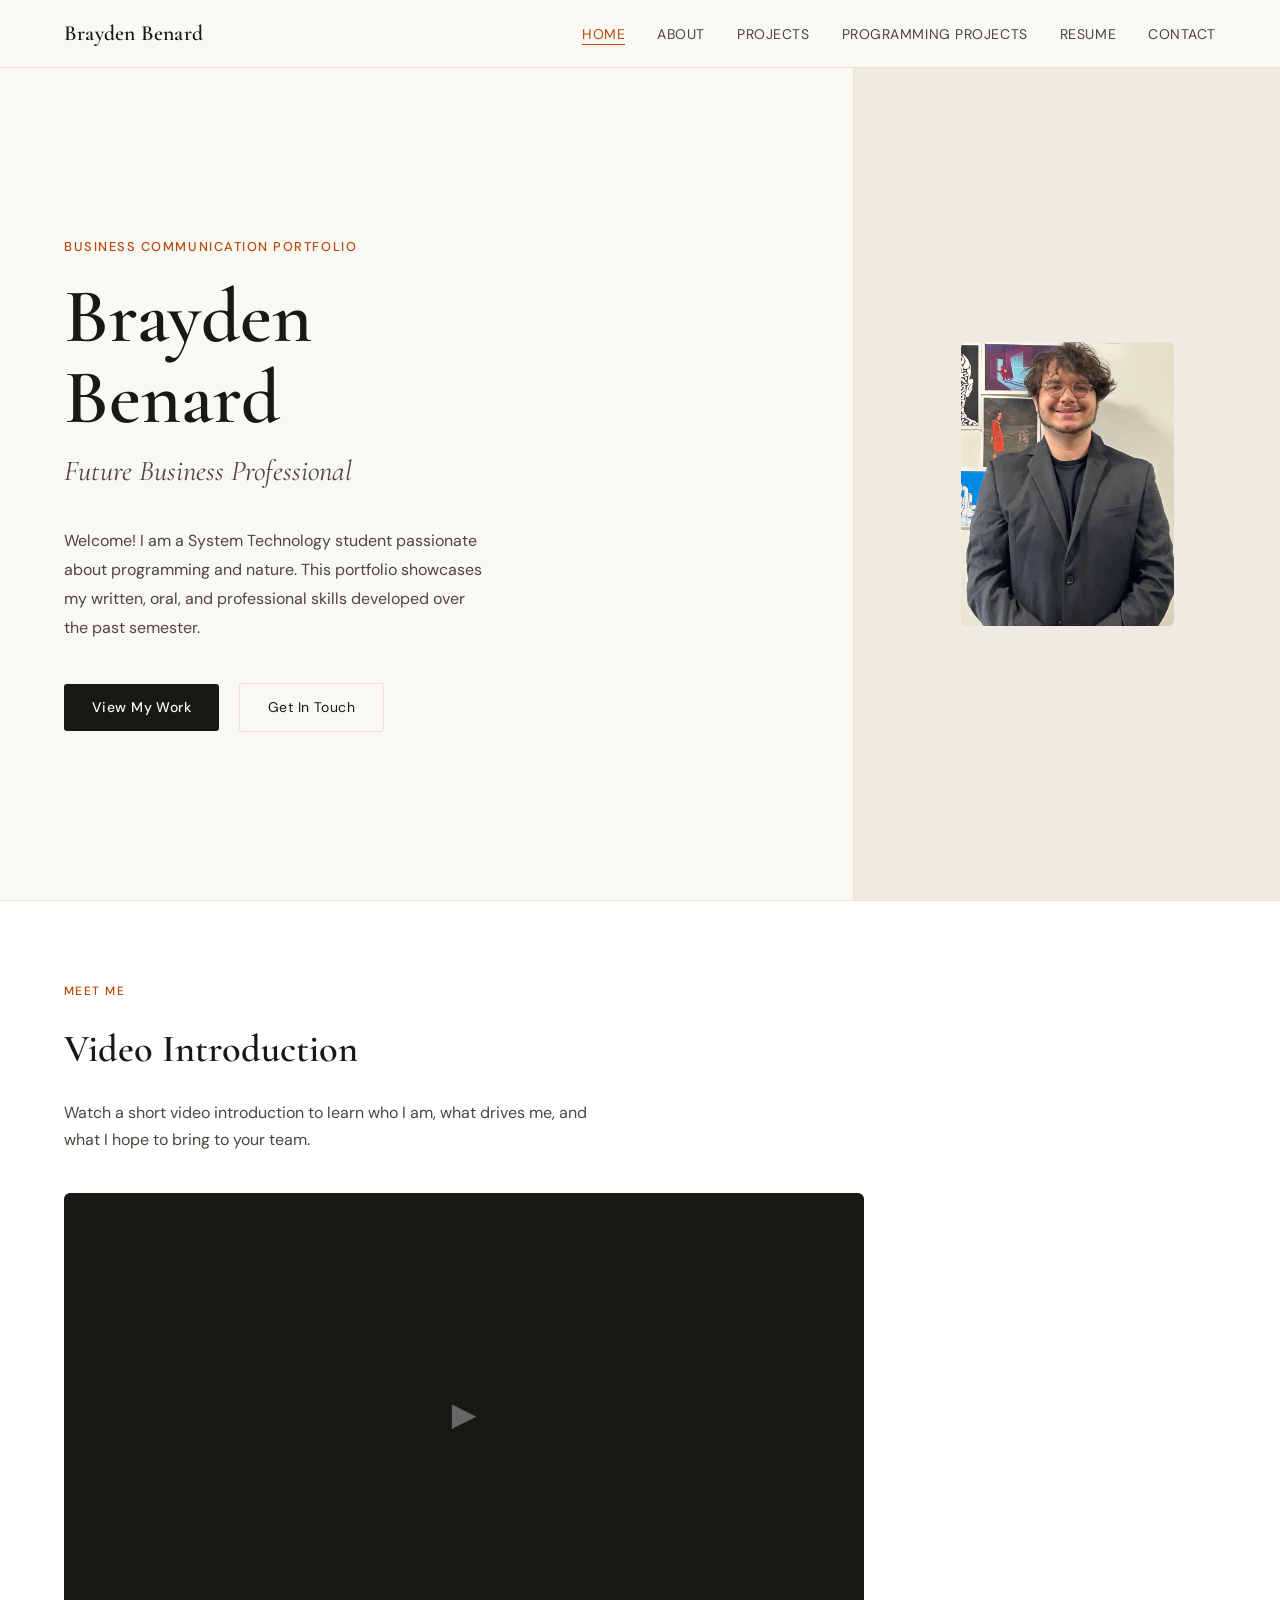
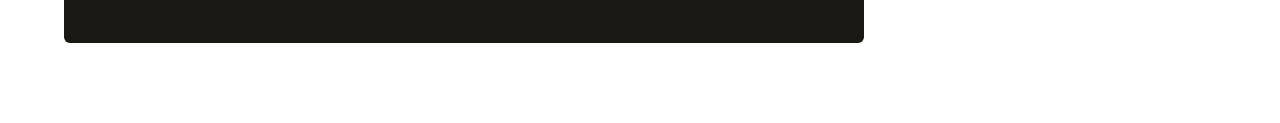
<file: index.html>
<!DOCTYPE html>
<html lang="en">
<head>
  <meta charset="UTF-8">
  <meta name="viewport" content="width=device-width, initial-scale=1.0">
  <title>Brayden Benard — Business Communication Portfolio</title>
  <link rel="stylesheet" href="style.css">
</head>
<body>

<nav>
  <a class="nav-brand" href="index.html">Brayden Benard</a>
  <ul class="nav-links">
    <li><a href="index.html" class="active">Home</a></li>
    <li><a href="about.html" class="hide-mobile">About</a></li>
    <li><a href="projects.html">Projects</a></li>
     <li><a href="programming.html">Programming Projects</a></li>
    <li><a href="resume.html" class="hide-mobile">Resume</a></li>
    <li><a href="contact.html">Contact</a></li>
  </ul>
</nav>

<div class="page-content">

  <!-- Hero -->
  <section class="hero" style="grid-template-columns: 1.5fr 0.75fr;">
    <div class="hero-text">
      <p class="hero-eyebrow fade-up fade-up-1">Business Communication Portfolio</p>
      <h1 class="hero-name fade-up fade-up-2">Brayden<br>Benard<br></h1>
      <p class="hero-title fade-up fade-up-3">Future Business Professional</p>
      <p class="hero-intro fade-up fade-up-4">
        Welcome! I am a System Technology student passionate about
        programming and nature. This portfolio showcases my written, oral,
        and professional skills developed over the past semester.
      </p>
      <div class="fade-up fade-up-5">
        <a href="projects.html" class="btn-primary">View My Work</a>
        <a href="contact.html" class="btn-secondary">Get In Touch</a>
      </div>
    </div>

<div class="hero-photo-panel">
  <img src="unnamed.jpg" style="width:50%;max-width:240px;height:auto;border-radius:6px;object-fit:cover;">
</div>
    </div>
  </section>

  <!-- Video Introduction -->
  <section class="video-section">
    <p class="section-label">Meet Me</p>
    <h2 class="section-title">Video Introduction</h2>
    <p style="color:var(--ink-light);max-width:560px;">
      Watch a short video introduction to learn who I am, what drives me, and what
      I hope to bring to your team.
    </p>

    <div class="video-embed-area">
      <!--
        OPTION A — YouTube embed:
        <iframe width="100%" height="100%" src="https://www.youtube.com/embed/YOUR_VIDEO_ID"
          title="Video Introduction" frameborder="0" allowfullscreen style="border-radius:6px;"></iframe>

        OPTION B — direct video file:
        <video controls style="width:100%;height:100%;border-radius:6px;">
          <source src="your-video.mp4" type="video/mp4">
        </video>
      -->
      <div class="video-placeholder-text">
        <p>▶</p>
        <p></p>
        <p style="font-size:0.75rem;margin-top:0.5rem;color:#555"></p>
      </div>
    </div>
  </section>
</body>
</html>
</file>
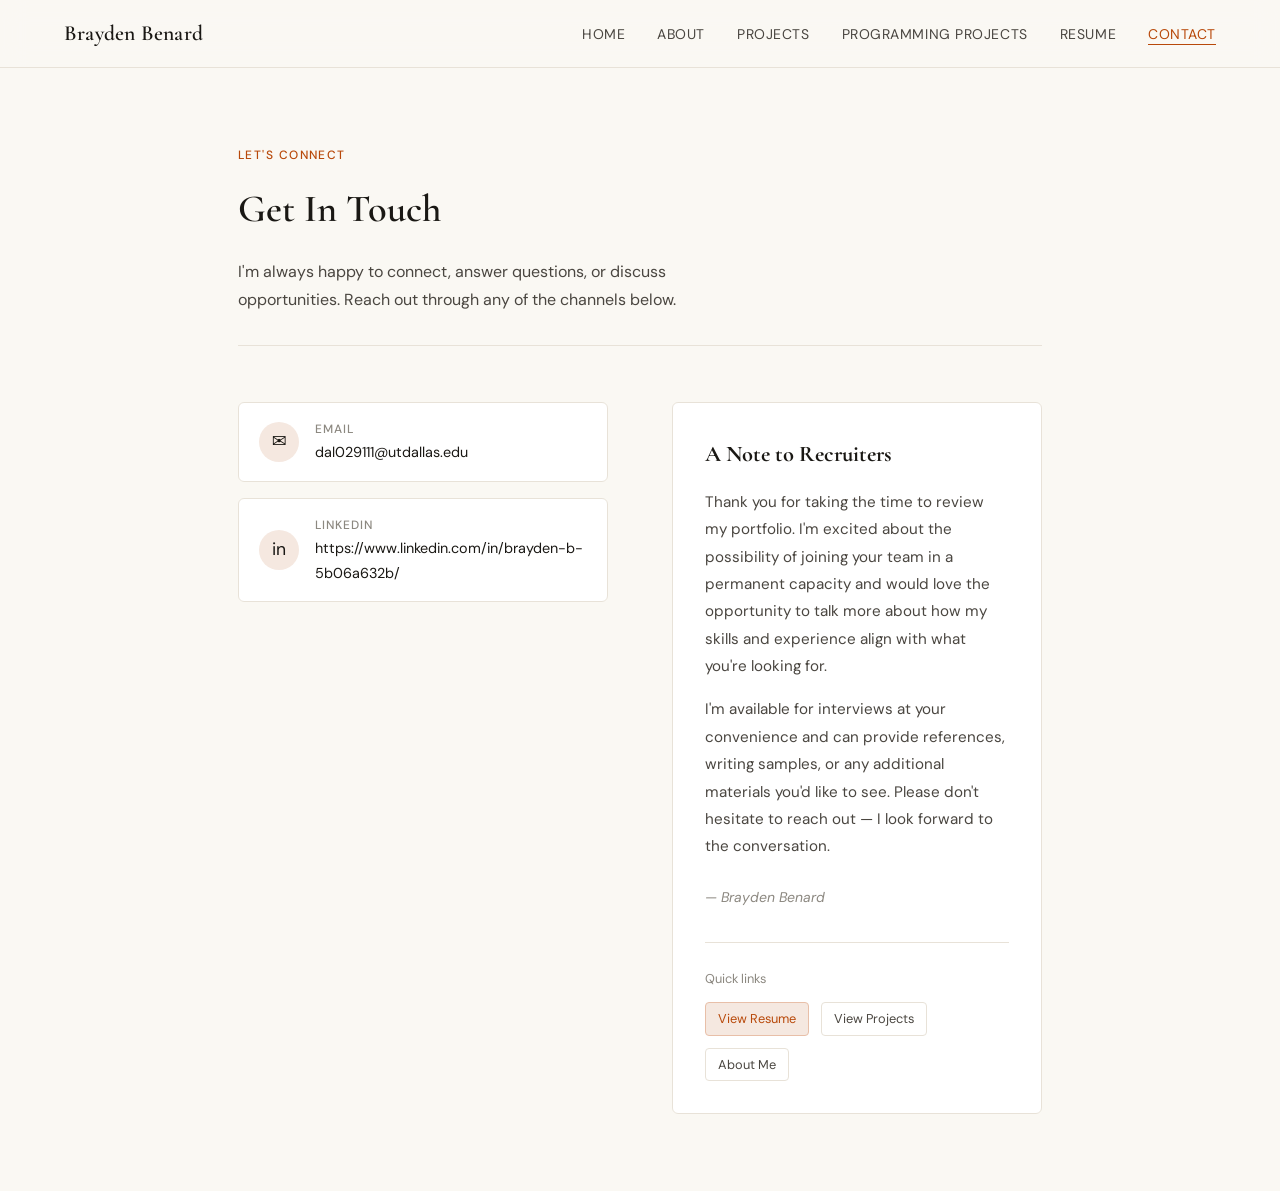
<file: contact.html>
<!DOCTYPE html>
<html lang="en">
<head>
  <meta charset="UTF-8">
  <meta name="viewport" content="width=device-width, initial-scale=1.0">
  <title>Contact — Brayden Benard</title>
  <link rel="stylesheet" href="style.css">
</head>
<body>

<nav>
  <a class="nav-brand" href="index.html">Brayden Benard</a>
  <ul class="nav-links">
    <li><a href="index.html">Home</a></li>
    <li><a href="about.html" class="hide-mobile">About</a></li>
    <li><a href="projects.html">Projects</a></li>
     <li><a href="programming.html">Programming Projects</a></li>
    <li><a href="resume.html" class="hide-mobile">Resume</a></li>
    <li><a href="contact.html" class="active">Contact</a></li>
  </ul>
</nav>

<div class="page-content">
  <div class="inner-page">

    <div class="page-header fade-up fade-up-1">
      <p class="section-label">Let's Connect</p>
      <h1 class="section-title">Get In Touch</h1>
      <p style="color:var(--ink-light);max-width:480px;margin-top:0.75rem;">
        I'm always happy to connect, answer questions, or discuss opportunities.
        Reach out through any of the channels below.
      </p>
    </div>

    <div class="contact-grid">

      <div class="fade-up fade-up-2">
        <div class="contact-links">

          <!-- Email -->
          <a class="contact-link-item" href="mailto:your.email@example.com">
            <div class="contact-link-icon">✉</div>
            <div>
              <p class="contact-link-label">Email</p>
              <!-- Replace with your actual email address -->
              <p class="contact-link-value">dal029111@utdallas.edu</p>
            </div>
          </a>

          <!-- LinkedIn -->
          <a class="contact-link-item" href="https://www.linkedin.com/in/brayden-b-5b06a632b/" target="_blank" rel="noopener">
            <div class="contact-link-icon">in</div>
            <div>
              <p class="contact-link-label">LinkedIn</p>
              <!-- Replace with your LinkedIn URL -->
              <p class="contact-link-value">https://www.linkedin.com/in/brayden-b-5b06a632b/</p>
            </div>
          </a>

          <!--
            ADD MORE LINKS BELOW as needed.
            Copy and paste this block for each additional link:

            <a class="contact-link-item" href="YOUR_URL" target="_blank" rel="noopener">
              <div class="contact-link-icon">🔗</div>
              <div>
                <p class="contact-link-label">Platform Name</p>
                <p class="contact-link-value">your-handle or URL</p>
              </div>
            </a>

            Good options to include:
            - GitHub (if you have one): github.com/yourname
            - Personal website or blog
            - Twitter/X if professionally active
            - Portfolio on another platform (Behance, etc.)
            - Student organization page featuring you
          -->

          <!-- Example: GitHub (uncomment and fill in if applicable) -->
          <!--
          <a class="contact-link-item" href="https://github.com/yourusername" target="_blank" rel="noopener">
            <div class="contact-link-icon">⬡</div>
            <div>
              <p class="contact-link-label">GitHub</p>
              <p class="contact-link-value">github.com/yourusername</p>
            </div>
          </a>
          -->

        </div>
      </div>

      <div class="contact-note fade-up fade-up-3">
        <h3>A Note to Recruiters</h3>
        <p>
          Thank you for taking the time to review my portfolio. I'm excited about the
          possibility of joining your team in a permanent capacity and would love the
          opportunity to talk more about how my skills and experience align with what
          you're looking for.
        </p>
        <p style="margin-top:1rem;">
          <!-- Personalize this with your actual availability and enthusiasm -->
          I'm available for interviews at your convenience and can provide references,
          writing samples, or any additional materials you'd like to see. Please don't
          hesitate to reach out — I look forward to the conversation.
        </p>
        <p style="margin-top:1.5rem;font-size:0.875rem;font-style:italic;color:var(--ink-muted);">
          — Brayden Benard
        </p>

        <div style="margin-top:2rem;padding-top:1.5rem;border-top:1px solid var(--border);">
          <p style="font-size:0.8rem;color:var(--ink-muted);margin-bottom:0.75rem;">Quick links</p>
          <div style="display:flex;gap:0.75rem;flex-wrap:wrap;">
            <a href="resume.html" style="font-size:0.8rem;color:var(--accent);text-decoration:none;
               padding:5px 12px;border:1px solid #E8BFA8;border-radius:4px;background:var(--accent-light);">
              View Resume
            </a>
            <a href="projects.html" style="font-size:0.8rem;color:var(--ink-light);text-decoration:none;
               padding:5px 12px;border:1px solid var(--border);border-radius:4px;background:var(--warm-white);">
              View Projects
            </a>
            <a href="about.html" style="font-size:0.8rem;color:var(--ink-light);text-decoration:none;
               padding:5px 12px;border:1px solid var(--border);border-radius:4px;background:var(--warm-white);">
              About Me
            </a>
          </div>
        </div>
      </div>
</body>
</html>
</file>
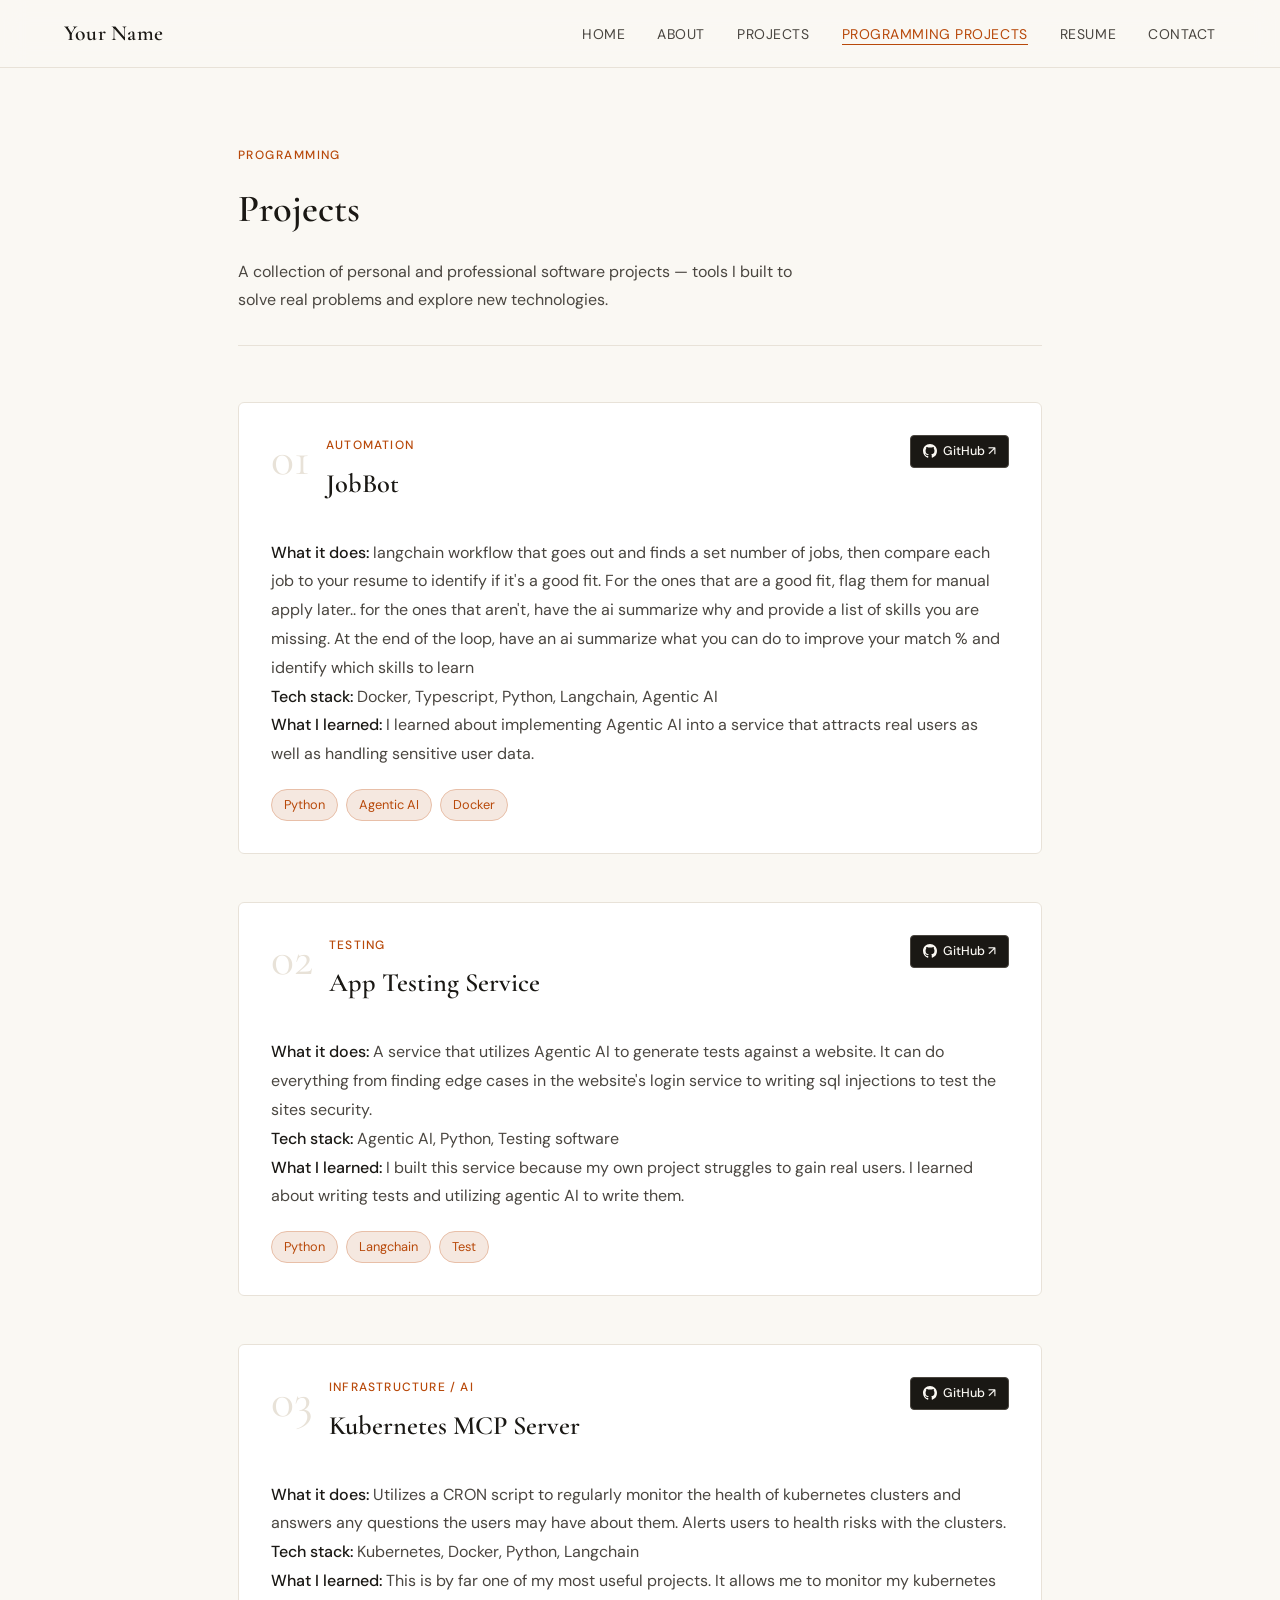
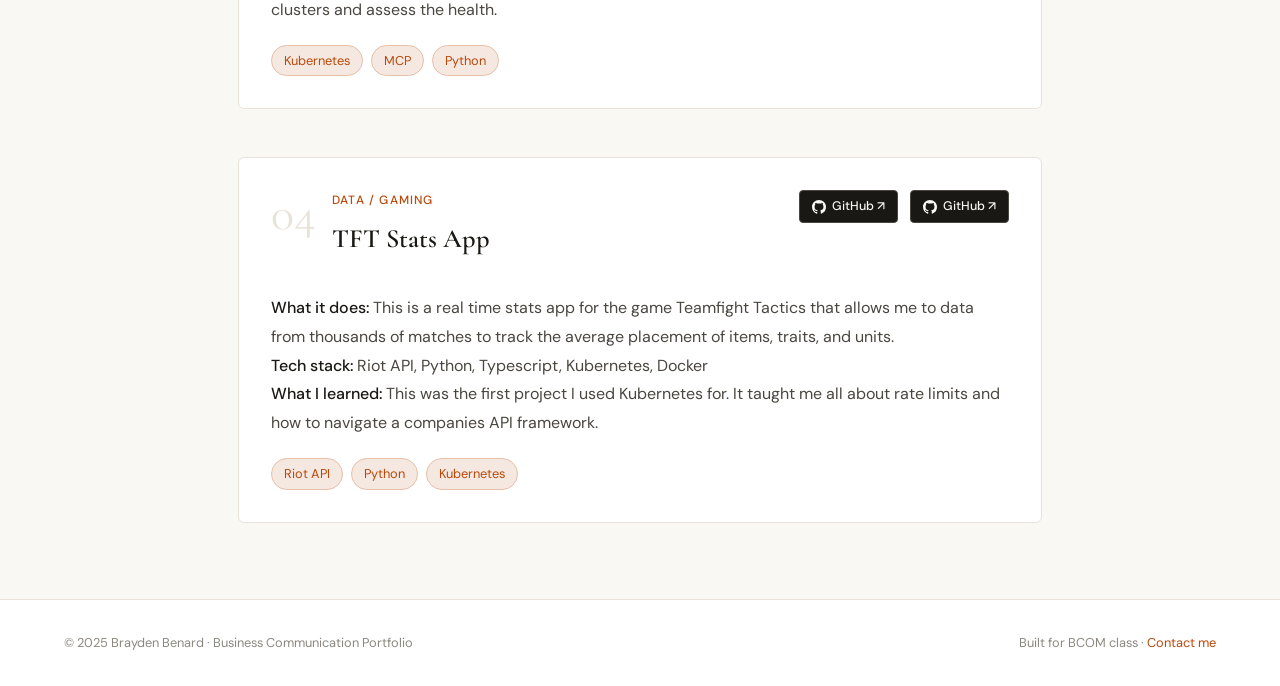
<file: programming.html>
<!DOCTYPE html>
<html lang="en">
<head>
  <meta charset="UTF-8">
  <meta name="viewport" content="width=device-width, initial-scale=1.0">
  <title>Programming Projects — Your Name</title>
  <link rel="stylesheet" href="style.css">
</head>
<body>

<nav>
  <a class="nav-brand" href="index.html">Your Name</a>
  <ul class="nav-links">
    <li><a href="index.html">Home</a></li>
    <li><a href="about.html" class="hide-mobile">About</a></li>
    <li><a href="projects.html" class="hide-mobile">Projects</a></li>
    <li><a href="programming.html" class="active"> Programming Projects</a></li>
    <li><a href="resume.html" class="hide-mobile">Resume</a></li>
    <li><a href="contact.html">Contact</a></li>
  </ul>
</nav>

<div class="page-content">
  <div class="inner-page">

    <div class="page-header fade-up fade-up-1">
      <p class="section-label">Programming</p>
      <h1 class="section-title">Projects</h1>
      <p style="color:var(--ink-light);max-width:560px;margin-top:0.75rem;">
        A collection of personal and professional software projects — tools I built
        to solve real problems and explore new technologies.
      </p>
    </div>

    <div class="projects-list">

      <!-- ── Project 1: JobBot ── -->
      <div class="project-card fade-up fade-up-2">
        <div class="project-card-header">
          <span class="project-number">01</span>
          <div class="project-meta">
            <p class="project-type">Automation</p>
            <h2 class="project-title">JobBot</h2>
          </div>
          <!-- GitHub / demo links — fill in when ready -->
          <div style="display:flex;gap:0.75rem;align-items:flex-start;flex-shrink:0;">
<!-- JobBot -->
<div style="display:flex;gap:0.75rem;align-items:flex-start;flex-shrink:0;">
  <a href="https://github.com/brb2004/JobBot2" target="_blank" rel="noopener"
     style="display:inline-flex;align-items:center;gap:6px;font-size:0.78rem;
            color:#FAF8F3;background:#1A1814;border:1px solid #4A4640;
            border-radius:4px;padding:5px 12px;text-decoration:none;
            font-family:'DM Sans',sans-serif;font-weight:500;
            transition:background 0.2s;">
    <svg width="14" height="14" viewBox="0 0 24 24" fill="#FAF8F3">
      <path d="M12 0C5.37 0 0 5.37 0 12c0 5.31 3.435 9.795 8.205 11.385.6.105.825-.255.825-.57 0-.285-.015-1.23-.015-2.235-3.015.555-3.795-.735-4.035-1.41-.135-.345-.72-1.41-1.23-1.695-.42-.225-1.02-.78-.015-.795.945-.015 1.62.87 1.845 1.23 1.08 1.815 2.805 1.305 3.495.99.105-.78.42-1.305.765-1.605-2.67-.3-5.46-1.335-5.46-5.925 0-1.305.465-2.385 1.23-3.225-.12-.3-.54-1.53.12-3.18 0 0 1.005-.315 3.3 1.23.96-.27 1.98-.405 3-.405s2.04.135 3 .405c2.295-1.56 3.3-1.23 3.3-1.23.66 1.65.24 2.88.12 3.18.765.84 1.23 1.905 1.23 3.225 0 4.605-2.805 5.625-5.475 5.925.435.375.81 1.095.81 2.22 0 1.605-.015 2.895-.015 3.3 0 .315.225.69.825.57A12.02 12.02 0 0024 12c0-6.63-5.37-12-12-12z"/>
    </svg>
    GitHub ↗
  </a>
</div>
          </div>
        </div>
        <div class="project-body">
          <div class="project-reflection">
            <p>
              <strong>What it does:</strong>  langchain workflow that goes out and finds a set number of jobs, then compare each job to your resume to identify if it's a good fit. For the ones that are a good fit, flag them for manual apply later.. for the ones that aren't, have the ai summarize why and provide a list of skills you are missing. At the end of the loop, have an ai summarize what you can do to improve your match % and identify which skills to learn
            </p>
            <p>
              <strong>Tech stack:</strong> Docker, Typescript, Python, Langchain, Agentic AI
            </p>
            <p>
              <strong>What I learned:</strong> I learned about implementing Agentic AI into a service that attracts real users as well as handling sensitive user data. 
            </p>
          </div>
          <div style="display:flex;flex-wrap:wrap;gap:0.5rem;margin-top:1.25rem;">
            <!-- Replace with your actual tech tags -->
            <span class="tag">Python</span>
            <span class="tag">Agentic AI</span>
            <span class="tag">Docker</span>
          </div>
        </div>
      </div>

      <!-- ── Project 2: Website Testing ── -->
      <div class="project-card fade-up fade-up-3">
        <div class="project-card-header">
          <span class="project-number">02</span>
          <div class="project-meta">
            <p class="project-type">Testing</p>
            <h2 class="project-title">App Testing Service</h2>
          </div>
          <div style="display:flex;gap:0.75rem;align-items:flex-start;flex-shrink:0;">
<!-- JobBot -->
<div style="display:flex;gap:0.75rem;align-items:flex-start;flex-shrink:0;">
  <a href="https://github.com/brb2004/testapp1" target="_blank" rel="noopener"
     style="display:inline-flex;align-items:center;gap:6px;font-size:0.78rem;
            color:#FAF8F3;background:#1A1814;border:1px solid #4A4640;
            border-radius:4px;padding:5px 12px;text-decoration:none;
            font-family:'DM Sans',sans-serif;font-weight:500;
            transition:background 0.2s;">
    <svg width="14" height="14" viewBox="0 0 24 24" fill="#FAF8F3">
      <path d="M12 0C5.37 0 0 5.37 0 12c0 5.31 3.435 9.795 8.205 11.385.6.105.825-.255.825-.57 0-.285-.015-1.23-.015-2.235-3.015.555-3.795-.735-4.035-1.41-.135-.345-.72-1.41-1.23-1.695-.42-.225-1.02-.78-.015-.795.945-.015 1.62.87 1.845 1.23 1.08 1.815 2.805 1.305 3.495.99.105-.78.42-1.305.765-1.605-2.67-.3-5.46-1.335-5.46-5.925 0-1.305.465-2.385 1.23-3.225-.12-.3-.54-1.53.12-3.18 0 0 1.005-.315 3.3 1.23.96-.27 1.98-.405 3-.405s2.04.135 3 .405c2.295-1.56 3.3-1.23 3.3-1.23.66 1.65.24 2.88.12 3.18.765.84 1.23 1.905 1.23 3.225 0 4.605-2.805 5.625-5.475 5.925.435.375.81 1.095.81 2.22 0 1.605-.015 2.895-.015 3.3 0 .315.225.69.825.57A12.02 12.02 0 0024 12c0-6.63-5.37-12-12-12z"/>
    </svg>
    GitHub ↗
  </a>
</div>
          </div>
        </div>
        <div class="project-body">
          <div class="project-reflection">
            <p>
              <strong>What it does:</strong> A service that utilizes Agentic AI to generate tests against a website. It can do everything from finding edge cases in the website's login service to writing sql injections to test the sites security.
            </p>
            <p>
              <strong>Tech stack:</strong> Agentic AI, Python, Testing software
            </p>
            <p>
              <strong>What I learned:</strong> I built this service because my own project struggles to gain real users. I learned about writing tests and utilizing agentic AI to write them.
            </p>
          </div>
          <div style="display:flex;flex-wrap:wrap;gap:0.5rem;margin-top:1.25rem;">
            <span class="tag">Python</span>
            <span class="tag">Langchain</span>
            <span class="tag">Test</span>
          </div>
        </div>
      </div>

      <!-- ── Project 3: Kubernetes MCP Server ── -->
      <div class="project-card fade-up fade-up-4">
        <div class="project-card-header">
          <span class="project-number">03</span>
          <div class="project-meta">
            <p class="project-type">Infrastructure / AI</p>
            <h2 class="project-title">Kubernetes MCP Server</h2>
          </div>
          <div style="display:flex;gap:0.75rem;align-items:flex-start;flex-shrink:0;">
<!-- JobBot -->
<div style="display:flex;gap:0.75rem;align-items:flex-start;flex-shrink:0;">
  <a href="https://github.com/brb2004/kubernetes-infra" target="_blank" rel="noopener"
     style="display:inline-flex;align-items:center;gap:6px;font-size:0.78rem;
            color:#FAF8F3;background:#1A1814;border:1px solid #4A4640;
            border-radius:4px;padding:5px 12px;text-decoration:none;
            font-family:'DM Sans',sans-serif;font-weight:500;
            transition:background 0.2s;">
    <svg width="14" height="14" viewBox="0 0 24 24" fill="#FAF8F3">
      <path d="M12 0C5.37 0 0 5.37 0 12c0 5.31 3.435 9.795 8.205 11.385.6.105.825-.255.825-.57 0-.285-.015-1.23-.015-2.235-3.015.555-3.795-.735-4.035-1.41-.135-.345-.72-1.41-1.23-1.695-.42-.225-1.02-.78-.015-.795.945-.015 1.62.87 1.845 1.23 1.08 1.815 2.805 1.305 3.495.99.105-.78.42-1.305.765-1.605-2.67-.3-5.46-1.335-5.46-5.925 0-1.305.465-2.385 1.23-3.225-.12-.3-.54-1.53.12-3.18 0 0 1.005-.315 3.3 1.23.96-.27 1.98-.405 3-.405s2.04.135 3 .405c2.295-1.56 3.3-1.23 3.3-1.23.66 1.65.24 2.88.12 3.18.765.84 1.23 1.905 1.23 3.225 0 4.605-2.805 5.625-5.475 5.925.435.375.81 1.095.81 2.22 0 1.605-.015 2.895-.015 3.3 0 .315.225.69.825.57A12.02 12.02 0 0024 12c0-6.63-5.37-12-12-12z"/>
    </svg>
    GitHub ↗
  </a>
</div>
          </div>
        </div>
        <div class="project-body">
          <div class="project-reflection">
            <p>
              <strong>What it does:</strong> Utilizes a CRON script to regularly monitor the health of kubernetes clusters and answers any questions the users may have about them. Alerts users to health risks with the clusters.
            </p>
            <p>
              <strong>Tech stack:</strong> Kubernetes, Docker, Python, Langchain
            </p>
            <p>
              <strong>What I learned:</strong> This is by far one of my most useful projects. It allows me to monitor my kubernetes clusters and assess the health.
            </p>
          </div>
          <div style="display:flex;flex-wrap:wrap;gap:0.5rem;margin-top:1.25rem;">
            <span class="tag">Kubernetes</span>
            <span class="tag">MCP</span>
            <span class="tag">Python</span>
          </div>
        </div>
      </div>

      <!-- ── Project 4: TFT Stats App ── -->
      <div class="project-card fade-up fade-up-5">
        <div class="project-card-header">
          <span class="project-number">04</span>
          <div class="project-meta">
            <p class="project-type">Data / Gaming</p>
            <h2 class="project-title">TFT Stats App</h2>
          </div>
          <div style="display:flex;gap:0.75rem;align-items:flex-start;flex-shrink:0;">
<!-- JobBot -->
<div style="display:flex;gap:0.75rem;align-items:flex-start;flex-shrink:0;">
  <a href="https://github.com/brb2004/tftbackend" target="_blank" rel="noopener"
     style="display:inline-flex;align-items:center;gap:6px;font-size:0.78rem;
            color:#FAF8F3;background:#1A1814;border:1px solid #4A4640;
            border-radius:4px;padding:5px 12px;text-decoration:none;
            font-family:'DM Sans',sans-serif;font-weight:500;
            transition:background 0.2s;">
    <svg width="14" height="14" viewBox="0 0 24 24" fill="#FAF8F3">
      <path d="M12 0C5.37 0 0 5.37 0 12c0 5.31 3.435 9.795 8.205 11.385.6.105.825-.255.825-.57 0-.285-.015-1.23-.015-2.235-3.015.555-3.795-.735-4.035-1.41-.135-.345-.72-1.41-1.23-1.695-.42-.225-1.02-.78-.015-.795.945-.015 1.62.87 1.845 1.23 1.08 1.815 2.805 1.305 3.495.99.105-.78.42-1.305.765-1.605-2.67-.3-5.46-1.335-5.46-5.925 0-1.305.465-2.385 1.23-3.225-.12-.3-.54-1.53.12-3.18 0 0 1.005-.315 3.3 1.23.96-.27 1.98-.405 3-.405s2.04.135 3 .405c2.295-1.56 3.3-1.23 3.3-1.23.66 1.65.24 2.88.12 3.18.765.84 1.23 1.905 1.23 3.225 0 4.605-2.805 5.625-5.475 5.925.435.375.81 1.095.81 2.22 0 1.605-.015 2.895-.015 3.3 0 .315.225.69.825.57A12.02 12.02 0 0024 12c0-6.63-5.37-12-12-12z"/>
    </svg>
    GitHub ↗
  </a>
</div>
            <!-- JobBot -->
<div style="display:flex;gap:0.75rem;align-items:flex-start;flex-shrink:0;">
  <a href="https://github.com/brb2004/tftfontend-main" target="_blank" rel="noopener"
     style="display:inline-flex;align-items:center;gap:6px;font-size:0.78rem;
            color:#FAF8F3;background:#1A1814;border:1px solid #4A4640;
            border-radius:4px;padding:5px 12px;text-decoration:none;
            font-family:'DM Sans',sans-serif;font-weight:500;
            transition:background 0.2s;">
    <svg width="14" height="14" viewBox="0 0 24 24" fill="#FAF8F3">
      <path d="M12 0C5.37 0 0 5.37 0 12c0 5.31 3.435 9.795 8.205 11.385.6.105.825-.255.825-.57 0-.285-.015-1.23-.015-2.235-3.015.555-3.795-.735-4.035-1.41-.135-.345-.72-1.41-1.23-1.695-.42-.225-1.02-.78-.015-.795.945-.015 1.62.87 1.845 1.23 1.08 1.815 2.805 1.305 3.495.99.105-.78.42-1.305.765-1.605-2.67-.3-5.46-1.335-5.46-5.925 0-1.305.465-2.385 1.23-3.225-.12-.3-.54-1.53.12-3.18 0 0 1.005-.315 3.3 1.23.96-.27 1.98-.405 3-.405s2.04.135 3 .405c2.295-1.56 3.3-1.23 3.3-1.23.66 1.65.24 2.88.12 3.18.765.84 1.23 1.905 1.23 3.225 0 4.605-2.805 5.625-5.475 5.925.435.375.81 1.095.81 2.22 0 1.605-.015 2.895-.015 3.3 0 .315.225.69.825.57A12.02 12.02 0 0024 12c0-6.63-5.37-12-12-12z"/>
    </svg>
    GitHub ↗
  </a>
</div>
          </div>
        </div>
        <div class="project-body">
          <div class="project-reflection">
            <p>
              <strong>What it does:</strong> This is a real time stats app for the game Teamfight Tactics that allows me to data from thousands of matches to track the average placement of items, traits, and units. 
            </p>
            <p>
              <strong>Tech stack:</strong> Riot API, Python, Typescript, Kubernetes, Docker
            </p>
            <p>
              <strong>What I learned:</strong> This was the first project I used Kubernetes for. It taught me all about rate limits and how to navigate a companies API framework.
            </p>
          </div>
          <div style="display:flex;flex-wrap:wrap;gap:0.5rem;margin-top:1.25rem;">
            <span class="tag">Riot API</span>
            <span class="tag">Python</span>
            <span class="tag">Kubernetes</span>
          </div>
        </div>
      </div>

    </div>
  </div>

  <footer>
    <p>© 2025 Brayden Benard · Business Communication Portfolio</p>
    <p>Built for BCOM class · <a href="contact.html" style="color:var(--accent);text-decoration:none;">Contact me</a></p>
  </footer>
</div>

</body>
</html>
</file>
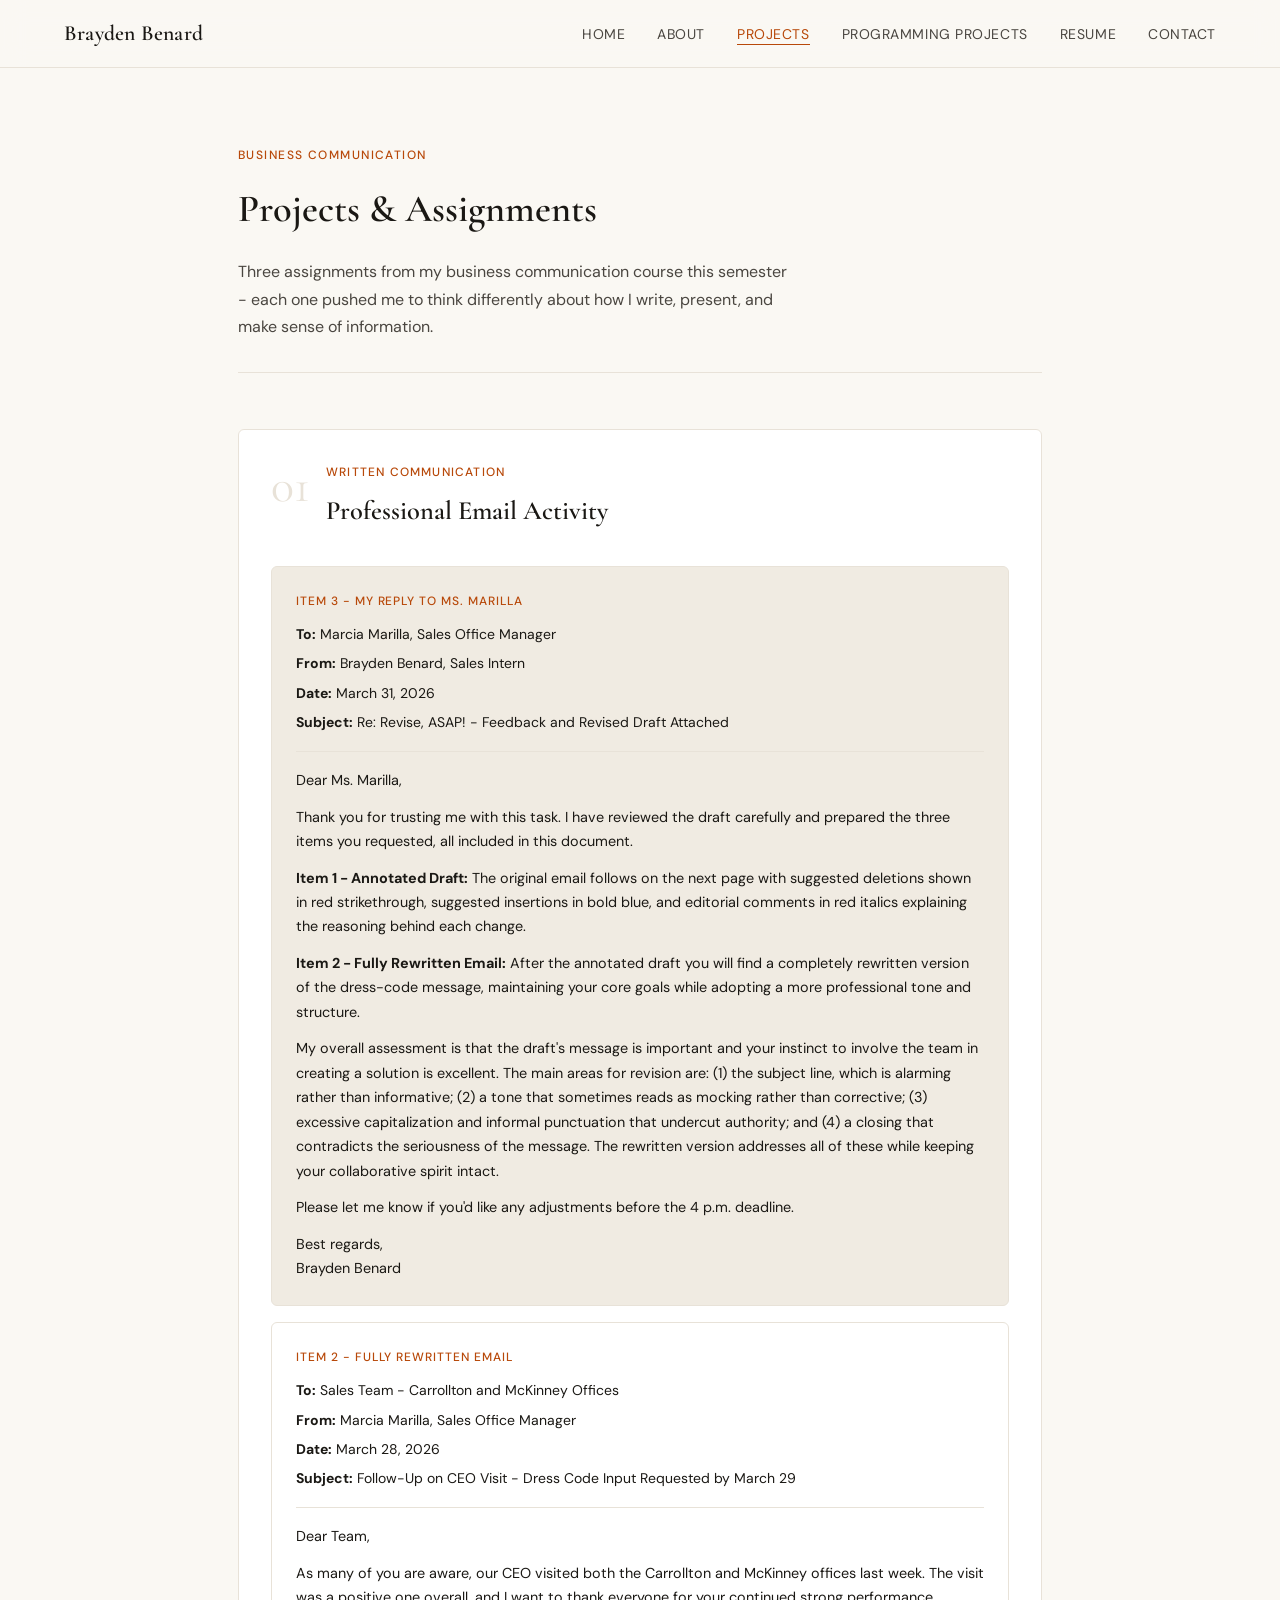
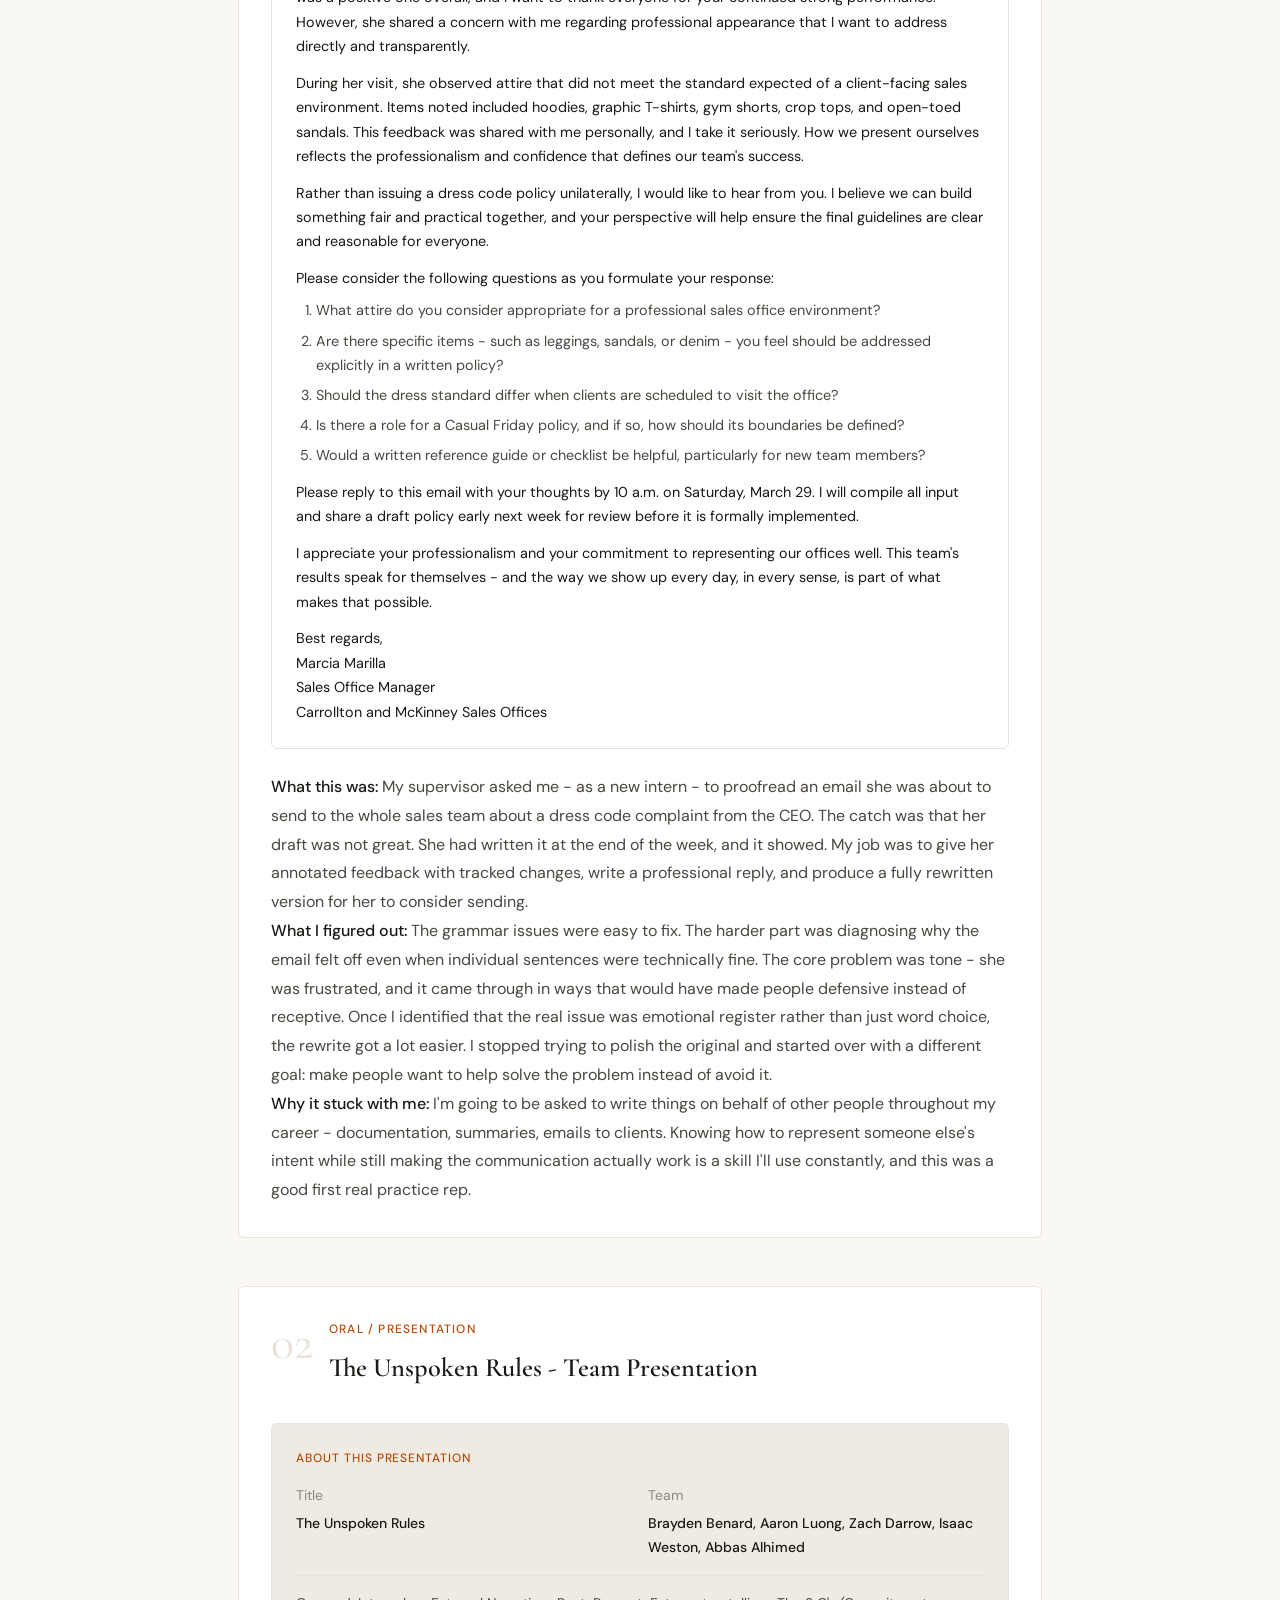
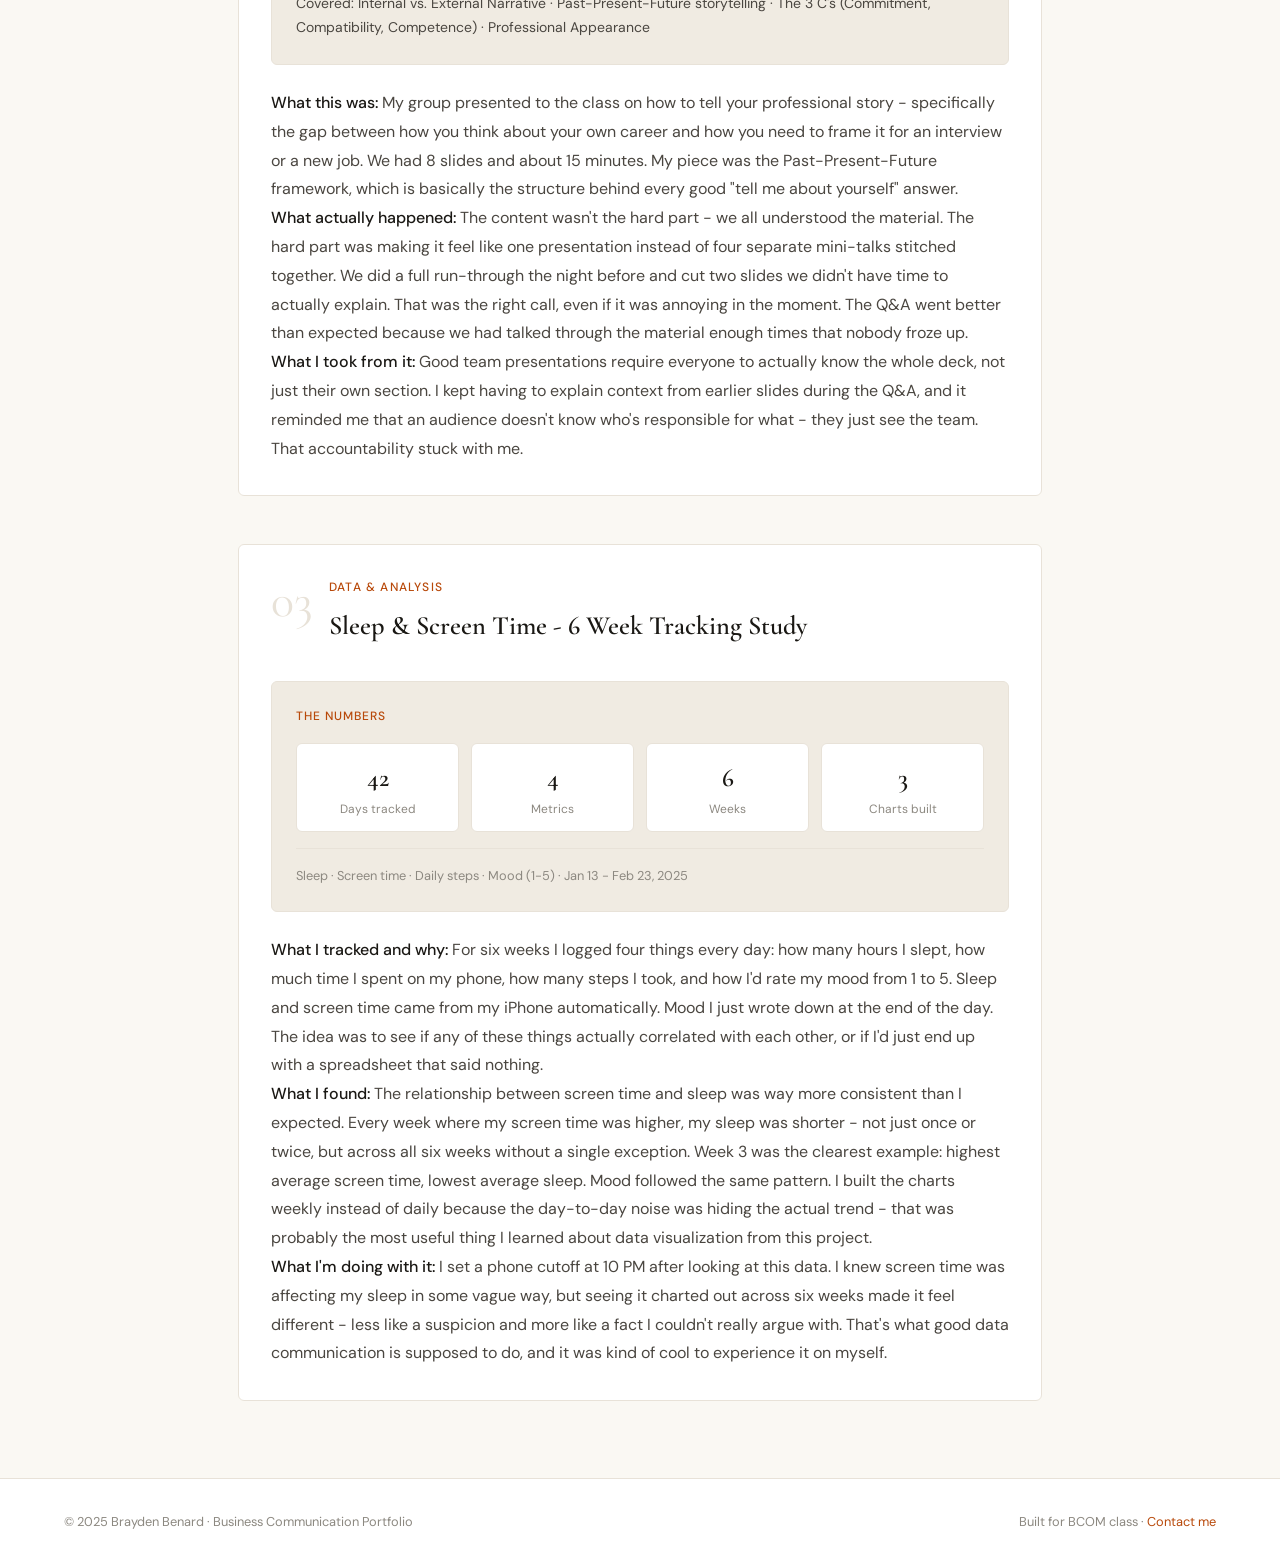
<file: projects.html>
<!DOCTYPE html>
<html lang="en">
<head>
  <meta charset="UTF-8">
  <meta name="viewport" content="width=device-width, initial-scale=1.0">
  <title>BCOM Projects - Brayden Benard</title>
  <link rel="stylesheet" href="style.css">
</head>
<body>

<nav>
  <a class="nav-brand" href="index.html">Brayden Benard</a>
  <ul class="nav-links">
    <li><a href="index.html">Home</a></li>
    <li><a href="about.html" class="hide-mobile">About</a></li>
    <li><a href="projects.html" class="active hide-mobile">Projects</a></li>
    <li><a href="programming.html"> Programming Projects</a></li>
    <li><a href="resume.html" class="hide-mobile">Resume</a></li>
    <li><a href="contact.html">Contact</a></li>
  </ul>
</nav>

<div class="page-content">
  <div class="inner-page">

    <div class="page-header fade-up fade-up-1">
      <p class="section-label">Business Communication</p>
      <h1 class="section-title">Projects &amp; Assignments</h1>
      <p style="color:var(--ink-light);max-width:560px;margin-top:0.75rem;">
        Three assignments from my business communication course this semester - each one pushed me to think differently about how I write, present, and make sense of information.
      </p>
    </div>

    <div class="projects-list">

      <!-- Project 1: Email Activity -->
      <div class="project-card fade-up fade-up-2">
        <div class="project-card-header">
          <span class="project-number">01</span>
          <div class="project-meta">
            <p class="project-type">Written Communication</p>
            <h2 class="project-title">Professional Email Activity</h2>
          </div>
        </div>
        <div class="project-body">

          <!-- Item 3: Reply to Ms. Marilla -->
          <div style="background:var(--border-light);border:1px solid var(--border);border-radius:6px;padding:1.5rem;font-size:0.9rem;margin-bottom:1rem;">
            <p style="font-size:0.75rem;text-transform:uppercase;letter-spacing:0.08em;color:var(--accent);margin-bottom:0.75rem;font-weight:500;">Item 3 - My Reply to Ms. Marilla</p>
            <div style="display:flex;flex-direction:column;gap:0.35rem;margin-bottom:1rem;font-size:0.875rem;">
              <p><strong>To:</strong> Marcia Marilla, Sales Office Manager</p>
              <p><strong>From:</strong> Brayden Benard, Sales Intern</p>
              <p><strong>Date:</strong> March 31, 2026</p>
              <p><strong>Subject:</strong> Re: Revise, ASAP! - Feedback and Revised Draft Attached</p>
            </div>
            <hr style="margin:1rem 0;border:none;border-top:1px solid var(--border);">
            <p style="margin-bottom:0.75rem;">Dear Ms. Marilla,</p>
            <p style="margin-bottom:0.75rem;">Thank you for trusting me with this task. I have reviewed the draft carefully and prepared the three items you requested, all included in this document.</p>
            <p style="margin-bottom:0.75rem;"><strong>Item 1 - Annotated Draft:</strong> The original email follows on the next page with suggested deletions shown in red strikethrough, suggested insertions in bold blue, and editorial comments in red italics explaining the reasoning behind each change.</p>
            <p style="margin-bottom:0.75rem;"><strong>Item 2 - Fully Rewritten Email:</strong> After the annotated draft you will find a completely rewritten version of the dress-code message, maintaining your core goals while adopting a more professional tone and structure.</p>
            <p style="margin-bottom:0.75rem;">My overall assessment is that the draft's message is important and your instinct to involve the team in creating a solution is excellent. The main areas for revision are: (1) the subject line, which is alarming rather than informative; (2) a tone that sometimes reads as mocking rather than corrective; (3) excessive capitalization and informal punctuation that undercut authority; and (4) a closing that contradicts the seriousness of the message. The rewritten version addresses all of these while keeping your collaborative spirit intact.</p>
            <p style="margin-bottom:0.75rem;">Please let me know if you'd like any adjustments before the 4 p.m. deadline.</p>
            <p>Best regards,<br>Brayden Benard</p>
          </div>

          <!-- Item 2: Rewritten Email -->
          <div style="background:var(--warm-white);border:1px solid var(--border);border-radius:6px;padding:1.5rem;font-size:0.9rem;margin-bottom:1.5rem;">
            <p style="font-size:0.75rem;text-transform:uppercase;letter-spacing:0.08em;color:var(--accent);margin-bottom:0.75rem;font-weight:500;">Item 2 - Fully Rewritten Email</p>
            <div style="display:flex;flex-direction:column;gap:0.35rem;margin-bottom:1rem;font-size:0.875rem;">
              <p><strong>To:</strong> Sales Team - Carrollton and McKinney Offices</p>
              <p><strong>From:</strong> Marcia Marilla, Sales Office Manager</p>
              <p><strong>Date:</strong> March 28, 2026</p>
              <p><strong>Subject:</strong> Follow-Up on CEO Visit - Dress Code Input Requested by March 29</p>
            </div>
            <hr style="margin:1rem 0;border:none;border-top:1px solid var(--border);">
            <p style="margin-bottom:0.75rem;">Dear Team,</p>
            <p style="margin-bottom:0.75rem;">As many of you are aware, our CEO visited both the Carrollton and McKinney offices last week. The visit was a positive one overall, and I want to thank everyone for your continued strong performance. However, she shared a concern with me regarding professional appearance that I want to address directly and transparently.</p>
            <p style="margin-bottom:0.75rem;">During her visit, she observed attire that did not meet the standard expected of a client-facing sales environment. Items noted included hoodies, graphic T-shirts, gym shorts, crop tops, and open-toed sandals. This feedback was shared with me personally, and I take it seriously. How we present ourselves reflects the professionalism and confidence that defines our team's success.</p>
            <p style="margin-bottom:0.75rem;">Rather than issuing a dress code policy unilaterally, I would like to hear from you. I believe we can build something fair and practical together, and your perspective will help ensure the final guidelines are clear and reasonable for everyone.</p>
            <p style="margin-bottom:0.5rem;">Please consider the following questions as you formulate your response:</p>
            <ol style="margin-left:1.25rem;margin-bottom:0.75rem;display:flex;flex-direction:column;gap:0.35rem;color:var(--ink-light);">
              <li>What attire do you consider appropriate for a professional sales office environment?</li>
              <li>Are there specific items - such as leggings, sandals, or denim - you feel should be addressed explicitly in a written policy?</li>
              <li>Should the dress standard differ when clients are scheduled to visit the office?</li>
              <li>Is there a role for a Casual Friday policy, and if so, how should its boundaries be defined?</li>
              <li>Would a written reference guide or checklist be helpful, particularly for new team members?</li>
            </ol>
            <p style="margin-bottom:0.75rem;">Please reply to this email with your thoughts by 10 a.m. on Saturday, March 29. I will compile all input and share a draft policy early next week for review before it is formally implemented.</p>
            <p style="margin-bottom:0.75rem;">I appreciate your professionalism and your commitment to representing our offices well. This team's results speak for themselves - and the way we show up every day, in every sense, is part of what makes that possible.</p>
            <p>Best regards,<br>Marcia Marilla<br>Sales Office Manager<br>Carrollton and McKinney Sales Offices</p>
          </div>

          <div class="project-reflection">
            <p>
              <strong>What this was:</strong> My supervisor asked me - as a new intern - to proofread an email she was about to send to the whole sales team about a dress code complaint from the CEO. The catch was that her draft was not great. She had written it at the end of the week, and it showed. My job was to give her annotated feedback with tracked changes, write a professional reply, and produce a fully rewritten version for her to consider sending.
            </p>
            <p>
              <strong>What I figured out:</strong> The grammar issues were easy to fix. The harder part was diagnosing why the email felt off even when individual sentences were technically fine. The core problem was tone - she was frustrated, and it came through in ways that would have made people defensive instead of receptive. Once I identified that the real issue was emotional register rather than just word choice, the rewrite got a lot easier. I stopped trying to polish the original and started over with a different goal: make people want to help solve the problem instead of avoid it.
            </p>
            <p>
              <strong>Why it stuck with me:</strong> I'm going to be asked to write things on behalf of other people throughout my career - documentation, summaries, emails to clients. Knowing how to represent someone else's intent while still making the communication actually work is a skill I'll use constantly, and this was a good first real practice rep.
            </p>
          </div>
        </div>
      </div>

      <!-- Project 2: Team Presentation -->
      <div class="project-card fade-up fade-up-3">
        <div class="project-card-header">
          <span class="project-number">02</span>
          <div class="project-meta">
            <p class="project-type">Oral / Presentation</p>
            <h2 class="project-title">The Unspoken Rules - Team Presentation</h2>
          </div>
        </div>
        <div class="project-body">
          <div style="background:var(--border-light);border:1px solid var(--border);border-radius:6px;padding:1.5rem;margin-bottom:1.5rem;">
            <p style="font-size:0.75rem;text-transform:uppercase;letter-spacing:0.08em;color:var(--accent);margin-bottom:1rem;font-weight:500;">About This Presentation</p>
            <div style="display:grid;grid-template-columns:1fr 1fr;gap:1rem;font-size:0.875rem;">
              <div>
                <p style="color:var(--ink-muted);margin-bottom:0.25rem;">Title</p>
                <p style="color:var(--ink);font-weight:500;">The Unspoken Rules</p>
              </div>
              <div>
                <p style="color:var(--ink-muted);margin-bottom:0.25rem;">Team</p>
                <p style="color:var(--ink);font-weight:500;">Brayden Benard, Aaron Luong, Zach Darrow, Isaac Weston, Abbas Alhimed</p>
              </div>
            </div>
            <div style="margin-top:1rem;padding-top:1rem;border-top:1px solid var(--border);">
              <p style="font-size:0.875rem;color:var(--ink-light);">Covered: Internal vs. External Narrative · Past-Present-Future storytelling · The 3 C's (Commitment, Compatibility, Competence) · Professional Appearance</p>
            </div>
          </div>

          <div class="project-reflection">
            <p>
              <strong>What this was:</strong> My group presented to the class on how to tell your professional story - specifically the gap between how you think about your own career and how you need to frame it for an interview or a new job. We had 8 slides and about 15 minutes. My piece was the Past-Present-Future framework, which is basically the structure behind every good "tell me about yourself" answer.
            </p>
            <p>
              <strong>What actually happened:</strong> The content wasn't the hard part - we all understood the material. The hard part was making it feel like one presentation instead of four separate mini-talks stitched together. We did a full run-through the night before and cut two slides we didn't have time to actually explain. That was the right call, even if it was annoying in the moment. The Q&amp;A went better than expected because we had talked through the material enough times that nobody froze up.
            </p>
            <p>
              <strong>What I took from it:</strong> Good team presentations require everyone to actually know the whole deck, not just their own section. I kept having to explain context from earlier slides during the Q&amp;A, and it reminded me that an audience doesn't know who's responsible for what - they just see the team. That accountability stuck with me.
            </p>
          </div>
        </div>
      </div>

      <!-- Project 3: Data Tracking -->
      <div class="project-card fade-up fade-up-4">
        <div class="project-card-header">
          <span class="project-number">03</span>
          <div class="project-meta">
            <p class="project-type">Data &amp; Analysis</p>
            <h2 class="project-title">Sleep &amp; Screen Time - 6 Week Tracking Study</h2>
          </div>
        </div>
        <div class="project-body">

          <!--
            TO ADD YOUR CHARTS:
            Take screenshots of your Excel charts, upload to GitHub repo, then replace:
            <img src="chart-sleep-screen.png" alt="Sleep vs screen time by week" style="width:100%;border-radius:6px;border:1px solid var(--border);margin-bottom:1rem;">
            <img src="chart-steps.png" alt="Average steps per week" style="width:100%;border-radius:6px;border:1px solid var(--border);margin-bottom:1rem;">
            <img src="chart-mood.png" alt="Mood score by week" style="width:100%;border-radius:6px;border:1px solid var(--border);margin-bottom:1.5rem;">
          -->

          <div style="background:var(--border-light);border:1px solid var(--border);border-radius:6px;padding:1.5rem;margin-bottom:1.5rem;">
            <p style="font-size:0.75rem;text-transform:uppercase;letter-spacing:0.08em;color:var(--accent);margin-bottom:1rem;font-weight:500;">The Numbers</p>
            <div style="display:grid;grid-template-columns:repeat(4,1fr);gap:0.75rem;font-size:0.875rem;">
              <div style="text-align:center;padding:0.75rem;background:var(--warm-white);border-radius:6px;border:1px solid var(--border);">
                <p style="font-family:var(--serif);font-size:1.6rem;font-weight:600;color:var(--ink);">42</p>
                <p style="color:var(--ink-muted);font-size:0.75rem;">Days tracked</p>
              </div>
              <div style="text-align:center;padding:0.75rem;background:var(--warm-white);border-radius:6px;border:1px solid var(--border);">
                <p style="font-family:var(--serif);font-size:1.6rem;font-weight:600;color:var(--ink);">4</p>
                <p style="color:var(--ink-muted);font-size:0.75rem;">Metrics</p>
              </div>
              <div style="text-align:center;padding:0.75rem;background:var(--warm-white);border-radius:6px;border:1px solid var(--border);">
                <p style="font-family:var(--serif);font-size:1.6rem;font-weight:600;color:var(--ink);">6</p>
                <p style="color:var(--ink-muted);font-size:0.75rem;">Weeks</p>
              </div>
              <div style="text-align:center;padding:0.75rem;background:var(--warm-white);border-radius:6px;border:1px solid var(--border);">
                <p style="font-family:var(--serif);font-size:1.6rem;font-weight:600;color:var(--ink);">3</p>
                <p style="color:var(--ink-muted);font-size:0.75rem;">Charts built</p>
              </div>
            </div>
            <p style="font-size:0.8rem;color:var(--ink-muted);margin-top:1rem;padding-top:1rem;border-top:1px solid var(--border);">Sleep · Screen time · Daily steps · Mood (1-5) · Jan 13 - Feb 23, 2025</p>
          </div>

          <div class="project-reflection">
            <p>
              <strong>What I tracked and why:</strong> For six weeks I logged four things every day: how many hours I slept, how much time I spent on my phone, how many steps I took, and how I'd rate my mood from 1 to 5. Sleep and screen time came from my iPhone automatically. Mood I just wrote down at the end of the day. The idea was to see if any of these things actually correlated with each other, or if I'd just end up with a spreadsheet that said nothing.
            </p>
            <p>
              <strong>What I found:</strong> The relationship between screen time and sleep was way more consistent than I expected. Every week where my screen time was higher, my sleep was shorter - not just once or twice, but across all six weeks without a single exception. Week 3 was the clearest example: highest average screen time, lowest average sleep. Mood followed the same pattern. I built the charts weekly instead of daily because the day-to-day noise was hiding the actual trend - that was probably the most useful thing I learned about data visualization from this project.
            </p>
            <p>
              <strong>What I'm doing with it:</strong> I set a phone cutoff at 10 PM after looking at this data. I knew screen time was affecting my sleep in some vague way, but seeing it charted out across six weeks made it feel different - less like a suspicion and more like a fact I couldn't really argue with. That's what good data communication is supposed to do, and it was kind of cool to experience it on myself.
            </p>
          </div>
        </div>
      </div>

    </div>
  </div>

  <footer>
    <p>© 2025 Brayden Benard · Business Communication Portfolio</p>
    <p>Built for BCOM class · <a href="contact.html" style="color:var(--accent);text-decoration:none;">Contact me</a></p>
  </footer>
</div>
</body>
</html>
</file>
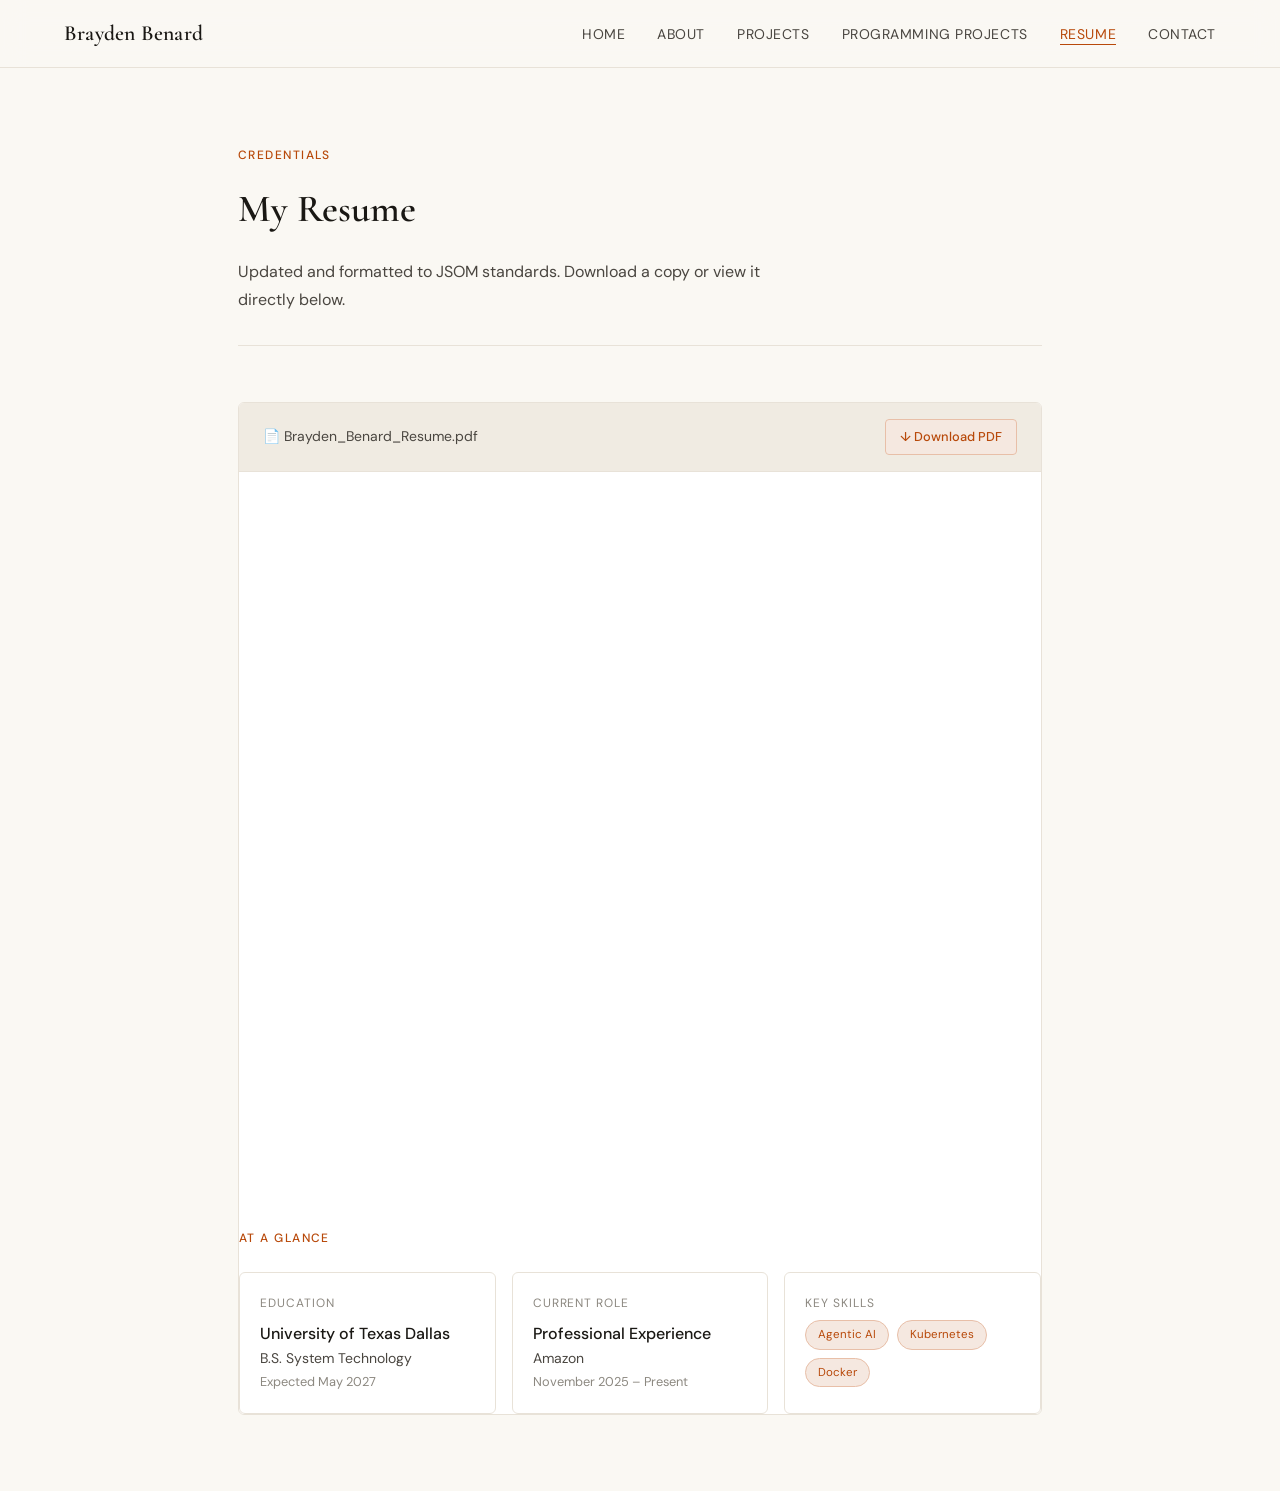
<file: resume.html>
<!DOCTYPE html>
<html lang="en">
<head>
  <meta charset="UTF-8">
  <meta name="viewport" content="width=device-width, initial-scale=1.0">
  <title>Resume — Brayden Benard</title>
  <link rel="stylesheet" href="style.css">
</head>
<body>

<nav>
  <a class="nav-brand" href="index.html">Brayden Benard</a>
  <ul class="nav-links">
    <li><a href="index.html">Home</a></li>
    <li><a href="about.html" class="hide-mobile">About</a></li>
    <li><a href="projects.html">Projects</a></li>
     <li><a href="programming.html">Programming Projects</a></li>
    <li><a href="resume.html" class="active">Resume</a></li>
    <li><a href="contact.html">Contact</a></li>
  </ul>
</nav>

<div class="page-content">
  <div class="inner-page">

    <div class="page-header fade-up fade-up-1">
      <p class="section-label">Credentials</p>
      <h1 class="section-title">My Resume</h1>
      <p style="color:var(--ink-light);max-width:560px;margin-top:0.75rem;">
        Updated and formatted to JSOM standards. Download a copy or view it directly below.
      </p>
    </div>

    <div class="resume-embed-area fade-up fade-up-2">
      <div class="resume-toolbar">
       <span>📄 Brayden_Benard_Resume.pdf</span>
        <a href="Resume.pdf" download
           style="font-size:0.8rem;color:var(--accent);text-decoration:none;font-weight:500;
                  padding:6px 14px;border:1px solid #E8BFA8;border-radius:4px;
                  background:var(--accent-light);transition:background 0.2s;"
           onmouseover="this.style.background='#EDD5C8'"
           onmouseout="this.style.background='var(--accent-light)'">
          ↓ Download PDF
        </a>
      </div>

      <!--
        REPLACE the placeholder below with your actual PDF embed:

        <iframe src="resume.pdf"
          width="100%"
          height="700px"
          style="border:none;"
          title="Resume PDF">
          <p>Your browser doesn't support PDF embeds.
             <a href="resume.pdf">Download the PDF</a> instead.</p>
        </iframe>

        Make sure your resume PDF file is named "resume.pdf" and placed
        in the same folder as this HTML file.
      -->

      <iframe src="Resume.pdf"
  width="100%"
  height="700px"
  style="border:none;"
  title="Brayden Benard Resume">
  <p>Your browser doesn't support PDF embeds.
     <a href="Resume.pdf">Download the PDF</a> instead.</p>
</iframe>

    <!-- Highlights section -->
    <div style="margin-top:3rem;" class="fade-up fade-up-3">
      <p class="section-label" style="margin-bottom:1.5rem;">At a Glance</p>
      <div style="display:grid;grid-template-columns:repeat(auto-fit,minmax(180px,1fr));gap:1rem;">

        <div style="background:var(--warm-white);border:1px solid var(--border);border-radius:6px;padding:1.25rem;">
          <p style="font-size:0.75rem;text-transform:uppercase;letter-spacing:0.08em;color:var(--ink-muted);margin-bottom:0.4rem;">Education</p>
          <p style="font-weight:500;color:var(--ink);">University of Texas Dallas</p>
          <p style="font-size:0.875rem;color:var(--ink-light);">B.S. System Technology</p>
          <p style="font-size:0.8rem;color:var(--ink-muted);">Expected May 2027</p>
        </div>

        <div style="background:var(--warm-white);border:1px solid var(--border);border-radius:6px;padding:1.25rem;">
          <p style="font-size:0.75rem;text-transform:uppercase;letter-spacing:0.08em;color:var(--ink-muted);margin-bottom:0.4rem;">Current Role</p>
          <p style="font-weight:500;color:var(--ink);">Professional Experience</p>
          <p style="font-size:0.875rem;color:var(--ink-light);">Amazon</p>
          <p style="font-size:0.8rem;color:var(--ink-muted);">November 2025 – Present</p>
        </div>

        <div style="background:var(--warm-white);border:1px solid var(--border);border-radius:6px;padding:1.25rem;">
          <p style="font-size:0.75rem;text-transform:uppercase;letter-spacing:0.08em;color:var(--ink-muted);margin-bottom:0.4rem;">Key Skills</p>
          <div class="tag-list" style="margin-top:0.25rem;">
            <span class="tag" style="font-size:0.72rem;">Agentic AI</span>
            <span class="tag" style="font-size:0.72rem;">Kubernetes</span>
            <span class="tag" style="font-size:0.72rem;">Docker</span>
          </div>
        </div>

</body>
</html>
</file>
<file: style.css>
@import url('https://fonts.googleapis.com/css2?family=Cormorant+Garamond:ital,wght@0,400;0,500;0,600;1,400&family=DM+Sans:wght@300;400;500&display=swap');

*, *::before, *::after { box-sizing: border-box; margin: 0; padding: 0; }

:root {
  --cream: #FAF8F3;
  --warm-white: #FFFFFF;
  --ink: #1A1814;
  --ink-light: #4A4640;
  --ink-muted: #8C8880;
  --accent: #B8490A;
  --accent-light: #F5E8E0;
  --border: #E8E2D8;
  --border-light: #F0EBE2;
  --serif: 'Cormorant Garamond', Georgia, serif;
  --sans: 'DM Sans', system-ui, sans-serif;
  --nav-height: 68px;
}

html { scroll-behavior: smooth; }

body {
  font-family: var(--sans);
  background: var(--cream);
  color: var(--ink);
  font-size: 16px;
  line-height: 1.7;
  min-height: 100vh;
}

/* ── Navigation ── */
nav {
  position: fixed;
  top: 0; left: 0; right: 0;
  height: var(--nav-height);
  background: rgba(250, 248, 243, 0.92);
  backdrop-filter: blur(12px);
  border-bottom: 1px solid var(--border);
  display: flex;
  align-items: center;
  justify-content: space-between;
  padding: 0 clamp(1.5rem, 5vw, 4rem);
  z-index: 100;
}

.nav-brand {
  font-family: var(--serif);
  font-size: 1.35rem;
  font-weight: 600;
  color: var(--ink);
  text-decoration: none;
  letter-spacing: 0.01em;
}

.nav-links {
  display: flex;
  gap: 2rem;
  list-style: none;
  align-items: center;
}

.nav-links a {
  font-size: 0.875rem;
  font-weight: 400;
  color: var(--ink-light);
  text-decoration: none;
  letter-spacing: 0.04em;
  text-transform: uppercase;
  transition: color 0.2s;
  position: relative;
}

.nav-links a::after {
  content: '';
  position: absolute;
  bottom: -2px; left: 0; right: 0;
  height: 1px;
  background: var(--accent);
  transform: scaleX(0);
  transition: transform 0.2s;
}

.nav-links a:hover { color: var(--ink); }
.nav-links a:hover::after { transform: scaleX(1); }
.nav-links a.active { color: var(--accent); }
.nav-links a.active::after { transform: scaleX(1); }

.nav-chat-badge {
  font-size: 0.75rem;
  background: var(--accent-light);
  color: var(--accent);
  border: 1px solid #E8BFA8;
  border-radius: 20px;
  padding: 3px 10px;
  font-weight: 500;
  text-decoration: none;
  transition: background 0.2s;
}
.nav-chat-badge:hover { background: #EDD5C8; }

/* ── Page wrapper ── */
.page-content {
  padding-top: var(--nav-height);
  min-height: 100vh;
}

/* ── Hero (Home) ── */
.hero {
  display: grid;
  grid-template-columns: 1fr 1fr;
  min-height: calc(100vh - var(--nav-height));
  align-items: center;
}

.hero-text {
  padding: clamp(3rem, 8vw, 8rem) clamp(1.5rem, 5vw, 5rem);
  padding-right: 3rem;
}

.hero-eyebrow {
  font-size: 0.8rem;
  letter-spacing: 0.12em;
  text-transform: uppercase;
  color: var(--accent);
  font-weight: 500;
  margin-bottom: 1.25rem;
}

.hero-name {
  font-family: var(--serif);
  font-size: clamp(3rem, 6vw, 5.5rem);
  font-weight: 600;
  line-height: 1.05;
  color: var(--ink);
  margin-bottom: 0.5rem;
}

.hero-title {
  font-family: var(--serif);
  font-size: clamp(1.25rem, 2.5vw, 1.8rem);
  font-weight: 400;
  font-style: italic;
  color: var(--ink-light);
  margin-bottom: 2rem;
}

.hero-intro {
  font-size: 1rem;
  color: var(--ink-light);
  max-width: 420px;
  margin-bottom: 2.5rem;
  line-height: 1.8;
}

.btn-primary {
  display: inline-block;
  background: var(--ink);
  color: #FAF8F3 !important;
  padding: 0.75rem 1.75rem;
  border-radius: 3px;
  text-decoration: none;
  font-size: 0.875rem;
  font-weight: 500;
  letter-spacing: 0.03em;
  transition: background 0.2s, transform 0.15s;
  margin-right: 1rem;
}
.btn-primary:hover { background: var(--accent); transform: translateY(-1px); }

.btn-secondary {
  display: inline-block;
  color: var(--ink) !important;
  background: #FAF8F3;
  padding: 0.75rem 1.75rem;
  border: 1px solid var(--border);
  border-radius: 3px;
  text-decoration: none;
  font-size: 0.875rem;
  font-weight: 400;
  letter-spacing: 0.03em;
  transition: border-color 0.2s, background 0.2s;
}
.btn-secondary:hover { border-color: var(--ink); background: var(--warm-white); }

.hero-photo-panel {
  background: var(--border-light);
  min-height: calc(100vh - var(--nav-height));
  display: flex;
  flex-direction: column;
  align-items: center;
  justify-content: center;
  position: relative;
  overflow: hidden;
  border-left: 1px solid var(--border);
}

.photo-placeholder {
  width: 260px;
  height: 320px;
  border-radius: 4px;
  background: var(--border);
  display: flex;
  flex-direction: column;
  align-items: center;
  justify-content: center;
  color: var(--ink-muted);
  font-size: 0.875rem;
  border: 2px dashed #CCC6BB;
  gap: 0.5rem;
  text-align: center;
  padding: 1.5rem;
}

.photo-placeholder .photo-icon {
  font-size: 2.5rem;
  opacity: 0.4;
}

.photo-hint {
  margin-top: 1.5rem;
  font-size: 0.75rem;
  color: var(--ink-muted);
  text-align: center;
  max-width: 200px;
}

/* ── Video section (Home) ── */
.video-section {
  background: var(--warm-white);
  border-top: 1px solid var(--border);
  padding: 5rem clamp(1.5rem, 5vw, 5rem);
}

.section-label {
  font-size: 0.75rem;
  letter-spacing: 0.12em;
  text-transform: uppercase;
  color: var(--accent);
  font-weight: 500;
  margin-bottom: 1rem;
}

.section-title {
  font-family: var(--serif);
  font-size: clamp(1.75rem, 3vw, 2.5rem);
  font-weight: 600;
  color: var(--ink);
  margin-bottom: 1rem;
}

.video-embed-area {
  margin-top: 2.5rem;
  background: var(--ink);
  border-radius: 6px;
  aspect-ratio: 16/9;
  max-width: 800px;
  display: flex;
  align-items: center;
  justify-content: center;
  color: var(--ink-muted);
  font-size: 0.875rem;
  position: relative;
  overflow: hidden;
}

.video-placeholder-text {
  color: #666;
  text-align: center;
}

.video-placeholder-text p:first-child {
  font-size: 2rem;
  margin-bottom: 0.5rem;
}

/* ── Generic page layout ── */
.inner-page {
  max-width: 900px;
  margin: 0 auto;
  padding: clamp(3rem, 6vw, 6rem) clamp(1.5rem, 5vw, 3rem);
}

.page-header {
  margin-bottom: 3.5rem;
  padding-bottom: 2rem;
  border-bottom: 1px solid var(--border);
}

.page-header .section-label { margin-bottom: 0.75rem; }

/* ── About page ── */
.about-grid {
  display: grid;
  grid-template-columns: 1fr 1fr;
  gap: 4rem;
  align-items: start;
}

.about-photo-block {
  position: sticky;
  top: calc(var(--nav-height) + 2rem);
}

.about-photo {
  width: 100%;
  aspect-ratio: 3/4;
  background: var(--border-light);
  border-radius: 4px;
  border: 1px solid var(--border);
  display: flex;
  flex-direction: column;
  align-items: center;
  justify-content: center;
  color: var(--ink-muted);
  font-size: 0.875rem;
  border: 2px dashed #CCC6BB;
  gap: 0.5rem;
  text-align: center;
  padding: 1.5rem;
}

.about-body p {
  margin-bottom: 1.25rem;
  color: var(--ink-light);
  line-height: 1.85;
}

.about-body h3 {
  font-family: var(--serif);
  font-size: 1.4rem;
  font-weight: 600;
  color: var(--ink);
  margin: 2rem 0 0.75rem;
}

.tag-list {
  display: flex;
  flex-wrap: wrap;
  gap: 0.5rem;
  margin-top: 0.75rem;
}

.tag {
  background: var(--accent-light);
  color: var(--accent);
  border: 1px solid #E8BFA8;
  border-radius: 20px;
  padding: 4px 12px;
  font-size: 0.8rem;
  font-weight: 400;
}

/* ── Projects page ── */
.projects-list {
  display: flex;
  flex-direction: column;
  gap: 3rem;
}

.project-card {
  background: var(--warm-white);
  border: 1px solid var(--border);
  border-radius: 6px;
  overflow: hidden;
}

.project-card-header {
  padding: 2rem 2rem 0;
  display: flex;
  align-items: flex-start;
  justify-content: space-between;
  gap: 1rem;
}

.project-number {
  font-family: var(--serif);
  font-size: 3rem;
  font-weight: 400;
  color: var(--border);
  line-height: 1;
  flex-shrink: 0;
}

.project-meta { flex: 1; }

.project-type {
  font-size: 0.75rem;
  letter-spacing: 0.1em;
  text-transform: uppercase;
  color: var(--accent);
  font-weight: 500;
  margin-bottom: 0.4rem;
}

.project-title {
  font-family: var(--serif);
  font-size: 1.65rem;
  font-weight: 600;
  color: var(--ink);
  margin-bottom: 0.5rem;
}

.project-body {
  padding: 1.5rem 2rem 2rem;
}

.project-embed {
  background: var(--border-light);
  border: 1px dashed #CCC6BB;
  border-radius: 4px;
  height: 200px;
  display: flex;
  align-items: center;
  justify-content: center;
  color: var(--ink-muted);
  font-size: 0.875rem;
  text-align: center;
  margin-bottom: 1.5rem;
}

.project-reflection {
  color: var(--ink-light);
  line-height: 1.8;
}

.project-reflection strong {
  color: var(--ink);
  font-weight: 500;
}

/* ── Coming soon card ── */
.coming-soon-card {
  background: var(--warm-white);
  border: 1px solid var(--border);
  border-radius: 6px;
  overflow: hidden;
  position: relative;
}

.coming-soon-card::before {
  content: '';
  position: absolute;
  top: 0; left: 0; right: 0;
  height: 3px;
  background: linear-gradient(90deg, var(--accent), #E8956A);
}

.coming-soon-inner {
  padding: 2.5rem 2rem;
  display: flex;
  gap: 2rem;
  align-items: flex-start;
}

.bot-icon {
  width: 60px;
  height: 60px;
  background: var(--accent-light);
  border-radius: 50%;
  display: flex;
  align-items: center;
  justify-content: center;
  font-size: 1.75rem;
  flex-shrink: 0;
}

.coming-soon-text h3 {
  font-family: var(--serif);
  font-size: 1.5rem;
  font-weight: 600;
  color: var(--ink);
  margin-bottom: 0.5rem;
}

.coming-soon-badge {
  display: inline-block;
  font-size: 0.7rem;
  letter-spacing: 0.1em;
  text-transform: uppercase;
  background: #FFF3EE;
  color: var(--accent);
  border: 1px solid #F0C4AD;
  border-radius: 12px;
  padding: 3px 10px;
  margin-bottom: 1rem;
  font-weight: 500;
}

.coming-soon-text p {
  color: var(--ink-light);
  line-height: 1.75;
  font-size: 0.95rem;
}

.feature-list {
  list-style: none;
  margin-top: 1rem;
  display: flex;
  flex-direction: column;
  gap: 0.4rem;
}

.feature-list li {
  font-size: 0.875rem;
  color: var(--ink-muted);
  padding-left: 1.25rem;
  position: relative;
}

.feature-list li::before {
  content: '→';
  position: absolute;
  left: 0;
  color: var(--accent);
}

/* ── Resume page ── */
.resume-embed-area {
  background: var(--warm-white);
  border: 1px solid var(--border);
  border-radius: 6px;
  overflow: hidden;
}

.resume-toolbar {
  padding: 1rem 1.5rem;
  border-bottom: 1px solid var(--border);
  display: flex;
  align-items: center;
  justify-content: space-between;
  background: var(--border-light);
}

.resume-toolbar span {
  font-size: 0.875rem;
  color: var(--ink-light);
}

.resume-iframe-placeholder {
  height: 700px;
  display: flex;
  align-items: center;
  justify-content: center;
  flex-direction: column;
  gap: 1rem;
  color: var(--ink-muted);
  background: #F7F4EE;
}

.resume-iframe-placeholder .placeholder-icon {
  font-size: 3rem;
  opacity: 0.35;
}

/* ── Contact page ── */
.contact-grid {
  display: grid;
  grid-template-columns: 1fr 1fr;
  gap: 4rem;
  align-items: start;
}

.contact-info h3 {
  font-family: var(--serif);
  font-size: 1.4rem;
  font-weight: 600;
  margin-bottom: 0.5rem;
}

.contact-info p {
  color: var(--ink-light);
  margin-bottom: 2rem;
  line-height: 1.8;
}

.contact-links {
  display: flex;
  flex-direction: column;
  gap: 1rem;
}

.contact-link-item {
  display: flex;
  align-items: center;
  gap: 1rem;
  padding: 1rem 1.25rem;
  background: var(--warm-white);
  border: 1px solid var(--border);
  border-radius: 6px;
  text-decoration: none;
  color: var(--ink);
  transition: border-color 0.2s, transform 0.15s;
}

.contact-link-item:hover {
  border-color: var(--accent);
  transform: translateX(4px);
}

.contact-link-icon {
  width: 40px;
  height: 40px;
  background: var(--accent-light);
  border-radius: 50%;
  display: flex;
  align-items: center;
  justify-content: center;
  font-size: 1.1rem;
  flex-shrink: 0;
}

.contact-link-label {
  font-size: 0.75rem;
  text-transform: uppercase;
  letter-spacing: 0.08em;
  color: var(--ink-muted);
  font-weight: 500;
}

.contact-link-value {
  font-size: 0.9rem;
  color: var(--ink);
  margin-top: 1px;
}

.contact-note {
  background: var(--warm-white);
  border: 1px solid var(--border);
  border-radius: 6px;
  padding: 2rem;
}

.contact-note h3 {
  font-family: var(--serif);
  font-size: 1.4rem;
  margin-bottom: 1rem;
}

.contact-note p {
  color: var(--ink-light);
  line-height: 1.8;
  font-size: 0.95rem;
}

/* ── Footer ── */
footer {
  border-top: 1px solid var(--border);
  padding: 2rem clamp(1.5rem, 5vw, 4rem);
  display: flex;
  justify-content: space-between;
  align-items: center;
  background: var(--warm-white);
}

footer p {
  font-size: 0.8rem;
  color: var(--ink-muted);
}

/* ── Animations ── */
@keyframes fadeUp {
  from { opacity: 0; transform: translateY(20px); }
  to { opacity: 1; transform: translateY(0); }
}

.fade-up {
  animation: fadeUp 0.6s ease both;
}

.fade-up-1 { animation-delay: 0.1s; }
.fade-up-2 { animation-delay: 0.22s; }
.fade-up-3 { animation-delay: 0.34s; }
.fade-up-4 { animation-delay: 0.46s; }
.fade-up-5 { animation-delay: 0.58s; }

/* ── Responsive ── */
@media (max-width: 768px) {
  .hero { grid-template-columns: 1fr; }
  .hero-photo-panel { min-height: 50vw; border-left: none; border-top: 1px solid var(--border); }
  .about-grid, .contact-grid { grid-template-columns: 1fr; }
  .about-photo-block { position: static; }
  .nav-links { gap: 1rem; }
  .coming-soon-inner { flex-direction: column; }
}

@media (max-width: 560px) {
  .nav-links .hide-mobile { display: none; }
}
.chat-widget {
  position: fixed !important;
  bottom: 28px !important;
  right: 28px !important;
  z-index: 9999 !important;
}

.chat-fab {
  width: 58px !important;
  height: 58px !important;
  border-radius: 50% !important;
  background: #1A1814 !important;
  border: none !important;
  cursor: pointer !important;
  display: flex !important;
  align-items: center !important;
  justify-content: center !important;
}

.chat-fab svg {
  fill: #FAF8F3 !important;
  width: 26px !important;
  height: 26px !important;
  position: absolute !important;
}
/* ── Chat Widget ── */
.chat-widget {
  position: fixed;
  bottom: 28px;
  right: 28px;
  z-index: 9999;
  display: flex;
  flex-direction: column;
  align-items: flex-end;
  gap: 12px;
}

.chat-fab {
  width: 58px;
  height: 58px;
  border-radius: 50%;
  background: #1A1814;
  border: none;
  cursor: pointer;
  display: flex;
  align-items: center;
  justify-content: center;
  box-shadow: 0 4px 16px rgba(0,0,0,0.18);
  transition: background 0.2s, transform 0.2s;
  position: relative;
}

.chat-fab:hover { background: #B8490A; transform: scale(1.06); }

.chat-fab svg {
  width: 26px;
  height: 26px;
  fill: #FAF8F3 !important;
  transition: opacity 0.15s;
  position: absolute;
}

.chat-fab .icon-chat { opacity: 1; }
.chat-fab .icon-close { opacity: 0; }
.chat-fab.open { background: #B8490A; }
.chat-fab.open .icon-chat { opacity: 0; }
.chat-fab.open .icon-close { opacity: 1; }

.chat-tooltip { display: none; }

.chat-panel {
  width: 340px;
  height: 480px;
  background: #FFFFFF;
  border: 1px solid #E8E2D8;
  border-radius: 16px;
  display: flex;
  flex-direction: column;
  overflow: hidden;
  box-shadow: 0 8px 32px rgba(0,0,0,0.14);
  transform-origin: bottom right;
  transform: scale(0.85) translateY(12px);
  opacity: 0;
  pointer-events: none;
  transition: transform 0.25s cubic-bezier(0.34,1.56,0.64,1), opacity 0.2s;
}

.chat-panel.open {
  transform: scale(1) translateY(0);
  opacity: 1;
  pointer-events: all;
}

.chat-panel-header {
  background: #1A1814;
  padding: 16px 18px;
  display: flex;
  align-items: center;
  gap: 12px;
  flex-shrink: 0;
}

.chat-avatar {
  width: 36px;
  height: 36px;
  border-radius: 50%;
  background: #B8490A;
  display: flex;
  align-items: center;
  justify-content: center;
  font-size: 1.1rem;
  flex-shrink: 0;
}

.chat-panel-header p:first-child {
  font-size: 0.875rem;
  font-weight: 500;
  color: #FAF8F3;
}

.chat-panel-header p:last-child {
  font-size: 0.72rem;
  color: #B8B4AE;
  margin-top: 1px;
}

.chat-messages {
  flex: 1;
  overflow-y: auto;
  padding: 16px;
  display: flex;
  flex-direction: column;
  gap: 12px;
}

.chat-bubble {
  m
</file>
